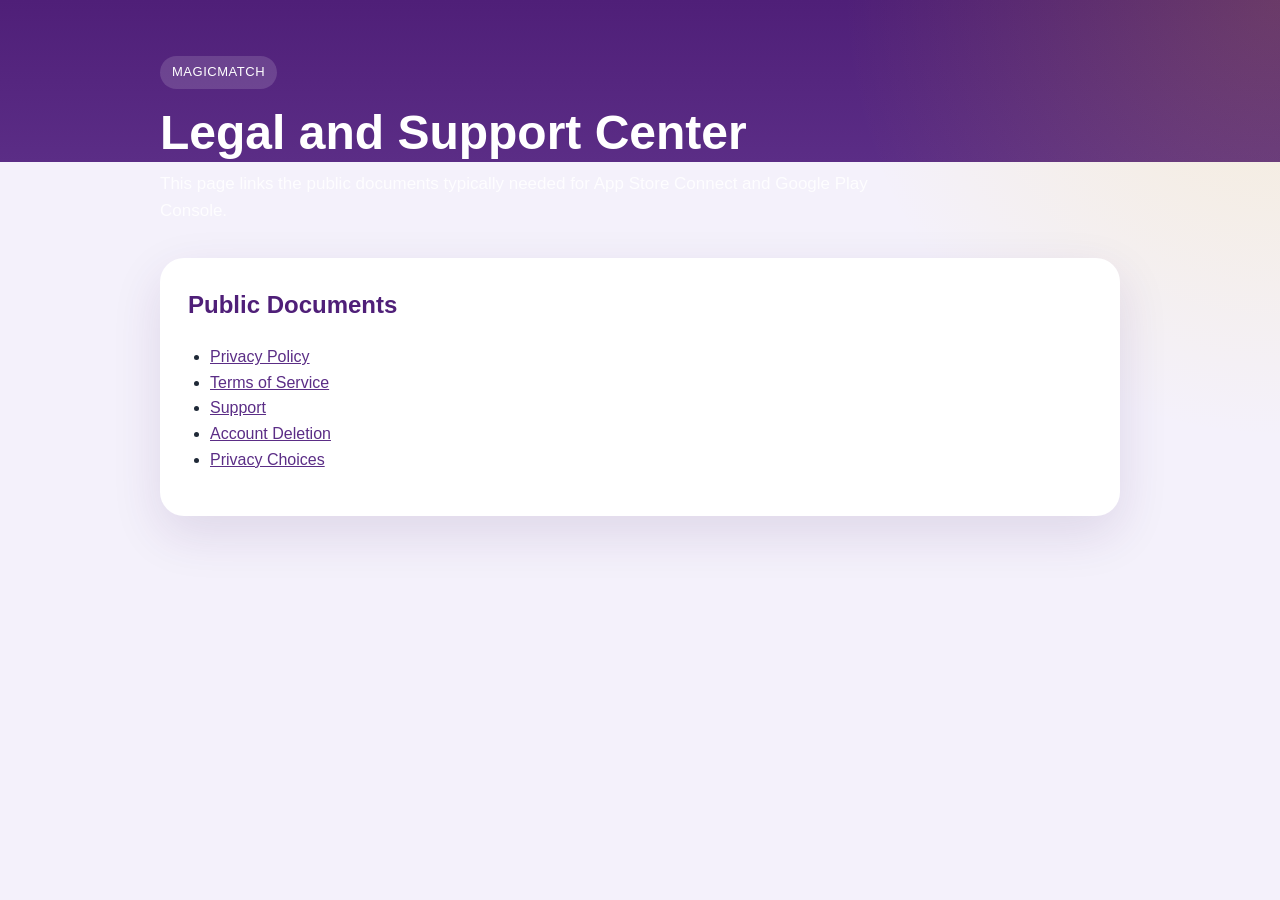
<file: index.html>
<!doctype html>
<html lang="en">
  <head>
    <meta charset="utf-8" />
    <meta name="viewport" content="width=device-width, initial-scale=1" />
    <title>MagicMatch Legal and Support</title>
    <link rel="stylesheet" href="./site.css" />
  </head>
  <body>
    <div class="shell">
      <header class="hero">
        <span class="badge">MagicMatch</span>
        <h1>Legal and Support Center</h1>
        <p>
          This page links the public documents typically needed for App Store Connect and Google Play Console.
        </p>
      </header>

      <main class="content">
        <section class="card">
          <h2>Public Documents</h2>
          <ul>
            <li><a href="./privacy-policy.html">Privacy Policy</a></li>
            <li><a href="./terms-of-service.html">Terms of Service</a></li>
            <li><a href="./support.html">Support</a></li>
            <li><a href="./account-deletion.html">Account Deletion</a></li>
            <li><a href="./privacy-choices.html">Privacy Choices</a></li>
          </ul>
        </section>
      </main>
    </div>
  </body>
</html>
</file>
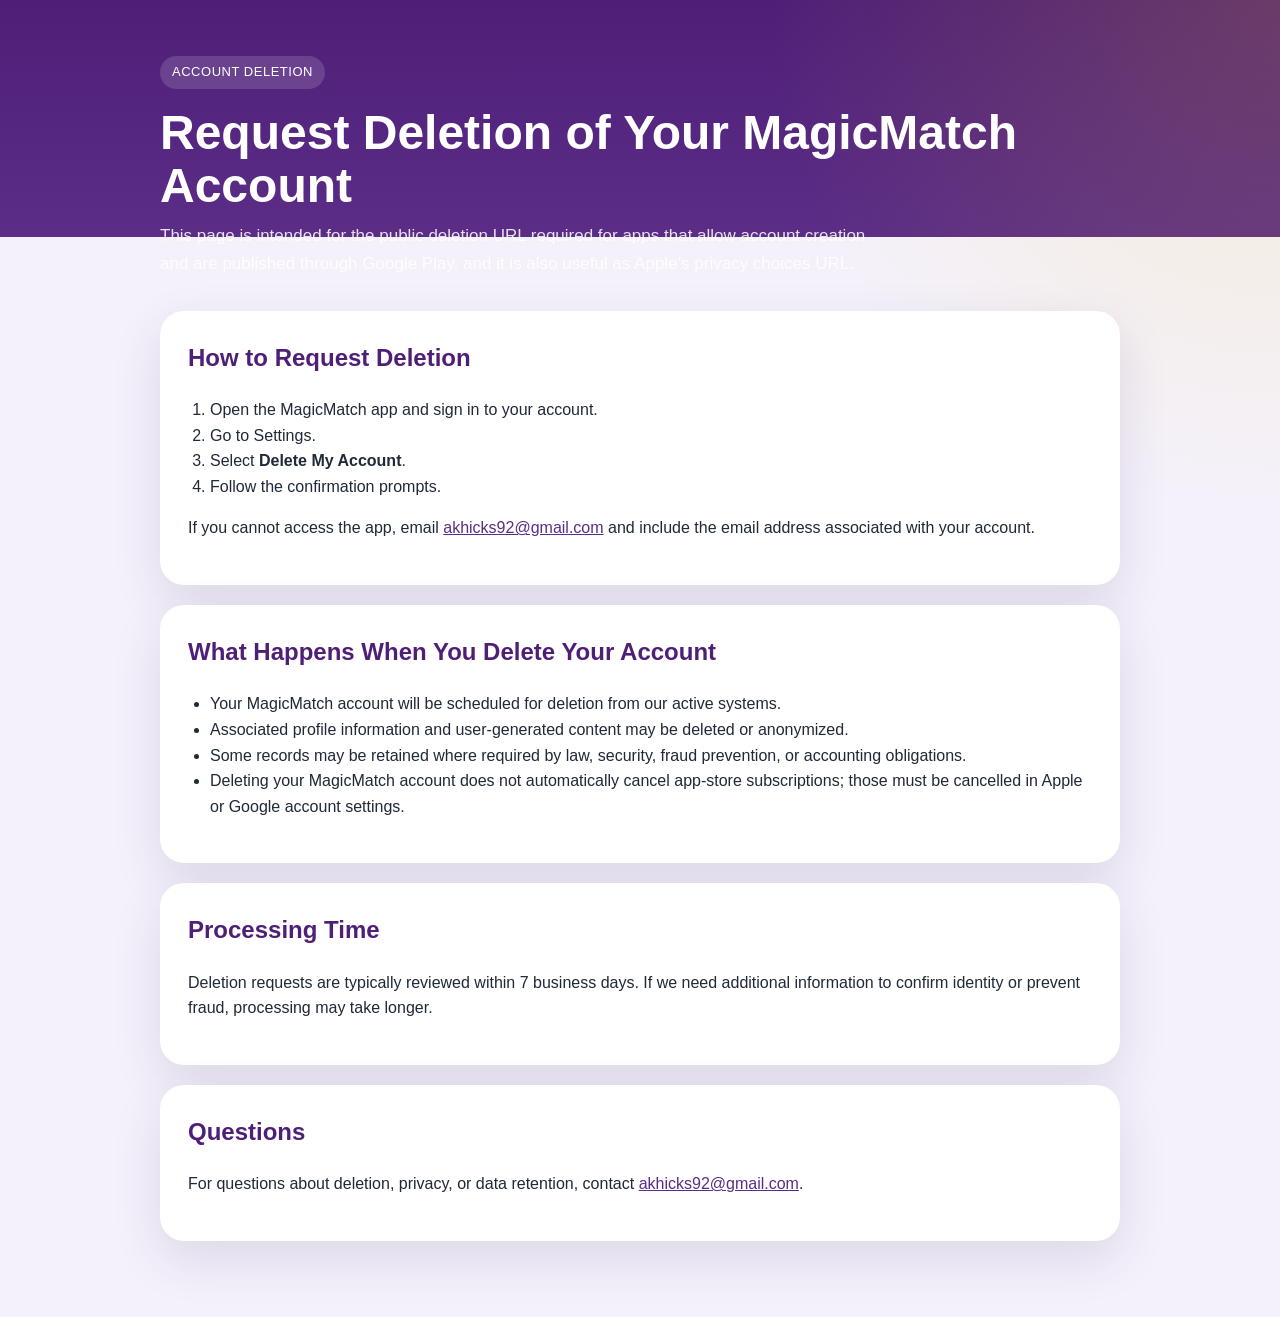
<file: account-deletion.html>
<!doctype html>
<html lang="en">
  <head>
    <meta charset="utf-8" />
    <meta name="viewport" content="width=device-width, initial-scale=1" />
    <title>MagicMatch Account Deletion</title>
    <link rel="stylesheet" href="./site.css" />
  </head>
  <body>
    <div class="shell">
      <header class="hero">
        <span class="badge">Account Deletion</span>
        <h1>Request Deletion of Your MagicMatch Account</h1>
        <p>
          This page is intended for the public deletion URL required for apps that allow account creation and are
          published through Google Play, and it is also useful as Apple’s privacy choices URL.
        </p>
      </header>

      <main class="content">
        <section class="card">
          <h2>How to Request Deletion</h2>
          <ol>
            <li>Open the MagicMatch app and sign in to your account.</li>
            <li>Go to Settings.</li>
            <li>Select <strong>Delete My Account</strong>.</li>
            <li>Follow the confirmation prompts.</li>
          </ol>
          <p>
            If you cannot access the app, email
            <a href="mailto:akhicks92@gmail.com?subject=MagicMatch%20Account%20Deletion%20Request">akhicks92@gmail.com</a>
            and include the email address associated with your account.
          </p>
        </section>

        <section class="card">
          <h2>What Happens When You Delete Your Account</h2>
          <ul>
            <li>Your MagicMatch account will be scheduled for deletion from our active systems.</li>
            <li>Associated profile information and user-generated content may be deleted or anonymized.</li>
            <li>Some records may be retained where required by law, security, fraud prevention, or accounting obligations.</li>
            <li>Deleting your MagicMatch account does not automatically cancel app-store subscriptions; those must be cancelled in Apple or Google account settings.</li>
          </ul>
        </section>

        <section class="card">
          <h2>Processing Time</h2>
          <p>
            Deletion requests are typically reviewed within 7 business days. If we need additional information to
            confirm identity or prevent fraud, processing may take longer.
          </p>
        </section>

        <section class="card">
          <h2>Questions</h2>
          <p>
            For questions about deletion, privacy, or data retention, contact
            <a href="mailto:akhicks92@gmail.com">akhicks92@gmail.com</a>.
          </p>
        </section>
      </main>
    </div>
  </body>
</html>
</file>
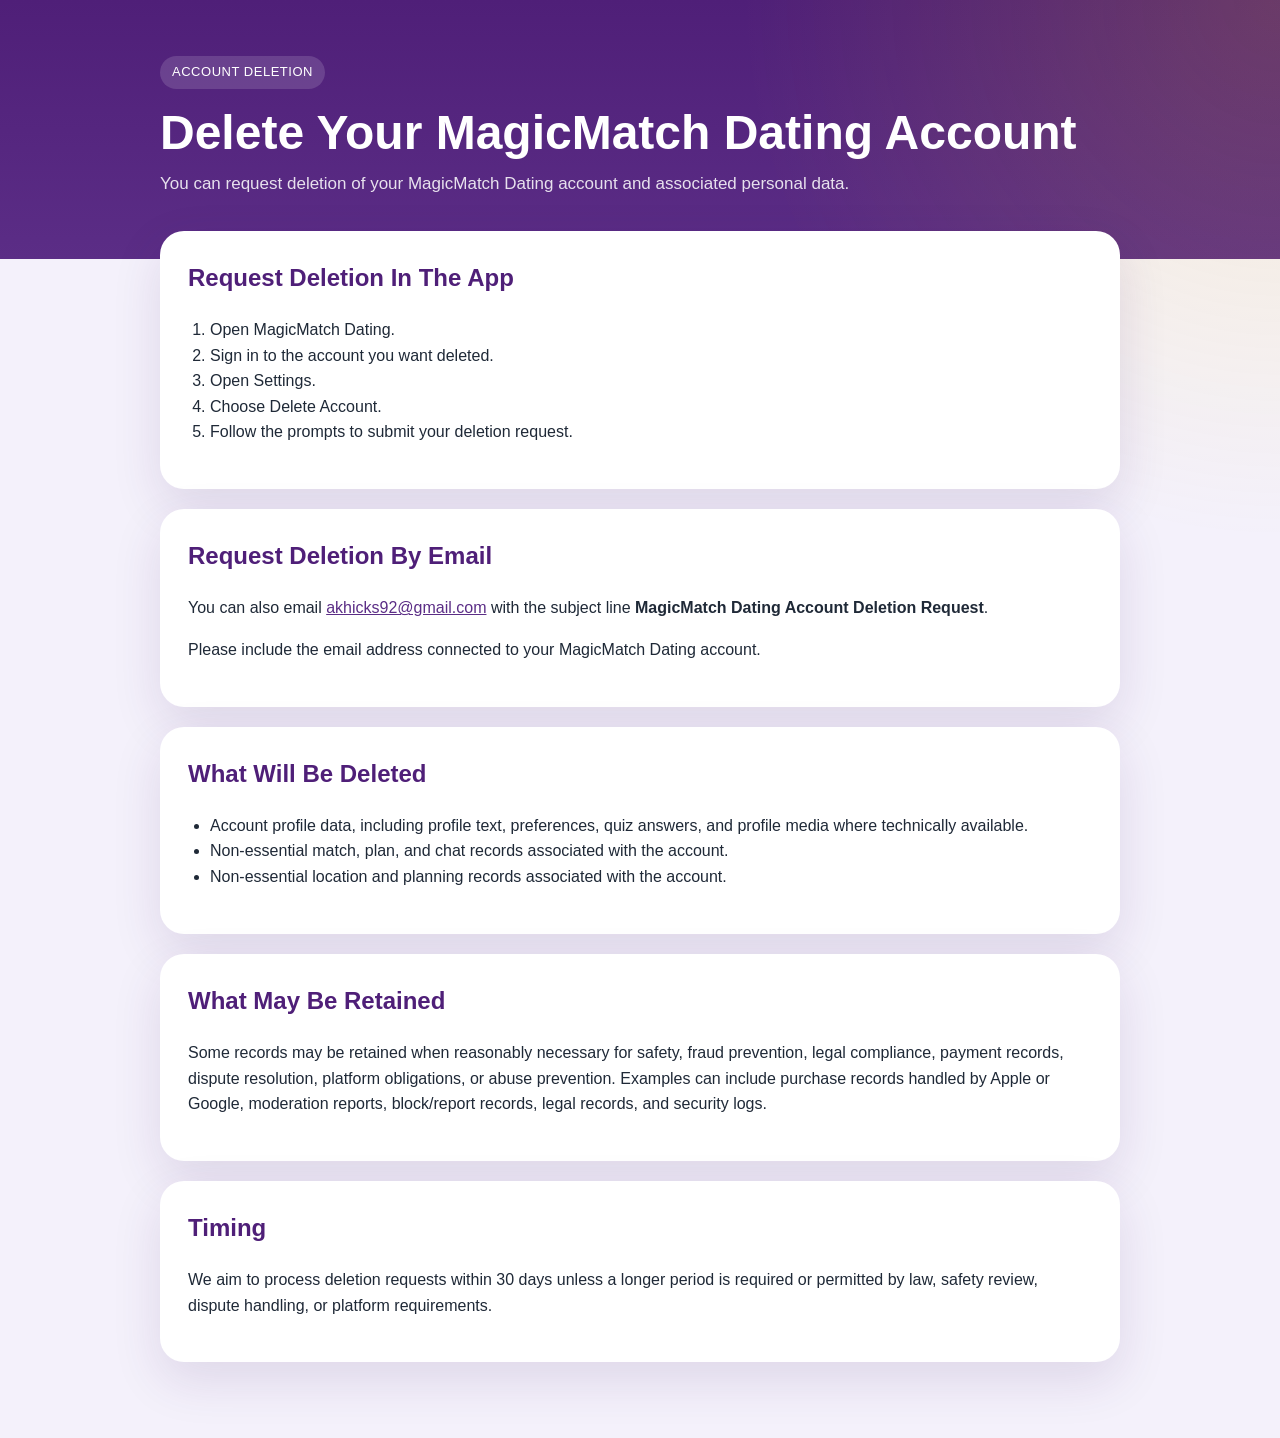
<file: delete-account.html>
<!doctype html>
<html lang="en">
  <head>
    <meta charset="utf-8" />
    <meta name="viewport" content="width=device-width, initial-scale=1" />
    <title>MagicMatch Dating Account Deletion</title>
    <link rel="stylesheet" href="./site.css" />
  </head>
  <body>
    <div class="shell">
      <header class="hero">
        <span class="badge">Account Deletion</span>
        <h1>Delete Your MagicMatch Dating Account</h1>
        <p>You can request deletion of your MagicMatch Dating account and associated personal data.</p>
      </header>

      <main class="content">
        <section class="card">
          <h2>Request Deletion In The App</h2>
          <ol>
            <li>Open MagicMatch Dating.</li>
            <li>Sign in to the account you want deleted.</li>
            <li>Open Settings.</li>
            <li>Choose Delete Account.</li>
            <li>Follow the prompts to submit your deletion request.</li>
          </ol>
        </section>

        <section class="card">
          <h2>Request Deletion By Email</h2>
          <p>
            You can also email <a href="mailto:akhicks92@gmail.com?subject=MagicMatch%20Dating%20Account%20Deletion%20Request">akhicks92@gmail.com</a>
            with the subject line <strong>MagicMatch Dating Account Deletion Request</strong>.
          </p>
          <p>Please include the email address connected to your MagicMatch Dating account.</p>
        </section>

        <section class="card">
          <h2>What Will Be Deleted</h2>
          <ul>
            <li>Account profile data, including profile text, preferences, quiz answers, and profile media where technically available.</li>
            <li>Non-essential match, plan, and chat records associated with the account.</li>
            <li>Non-essential location and planning records associated with the account.</li>
          </ul>
        </section>

        <section class="card">
          <h2>What May Be Retained</h2>
          <p>
            Some records may be retained when reasonably necessary for safety, fraud prevention, legal compliance,
            payment records, dispute resolution, platform obligations, or abuse prevention. Examples can include
            purchase records handled by Apple or Google, moderation reports, block/report records, legal records, and
            security logs.
          </p>
        </section>

        <section class="card">
          <h2>Timing</h2>
          <p>
            We aim to process deletion requests within 30 days unless a longer period is required or permitted by
            law, safety review, dispute handling, or platform requirements.
          </p>
        </section>
      </main>
    </div>
  </body>
</html>
</file>
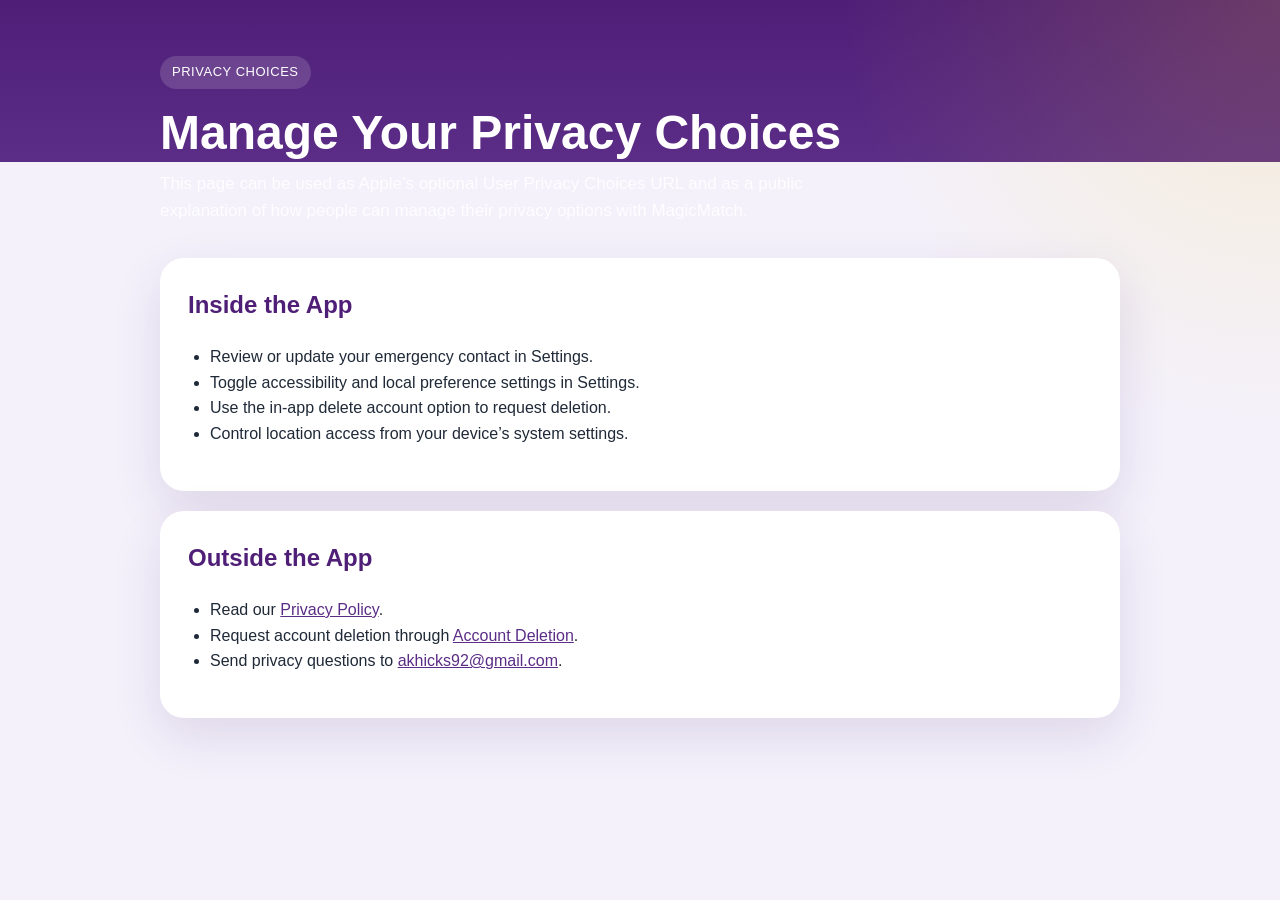
<file: privacy-choices.html>
<!doctype html>
<html lang="en">
  <head>
    <meta charset="utf-8" />
    <meta name="viewport" content="width=device-width, initial-scale=1" />
    <title>MagicMatch Privacy Choices</title>
    <link rel="stylesheet" href="./site.css" />
  </head>
  <body>
    <div class="shell">
      <header class="hero">
        <span class="badge">Privacy Choices</span>
        <h1>Manage Your Privacy Choices</h1>
        <p>
          This page can be used as Apple’s optional User Privacy Choices URL and as a public explanation of how
          people can manage their privacy options with MagicMatch.
        </p>
      </header>

      <main class="content">
        <section class="card">
          <h2>Inside the App</h2>
          <ul>
            <li>Review or update your emergency contact in Settings.</li>
            <li>Toggle accessibility and local preference settings in Settings.</li>
            <li>Use the in-app delete account option to request deletion.</li>
            <li>Control location access from your device’s system settings.</li>
          </ul>
        </section>

        <section class="card">
          <h2>Outside the App</h2>
          <ul>
            <li>Read our <a href="./privacy-policy.html">Privacy Policy</a>.</li>
            <li>Request account deletion through <a href="./account-deletion.html">Account Deletion</a>.</li>
            <li>Send privacy questions to <a href="mailto:akhicks92@gmail.com">akhicks92@gmail.com</a>.</li>
          </ul>
        </section>
      </main>
    </div>
  </body>
</html>
</file>
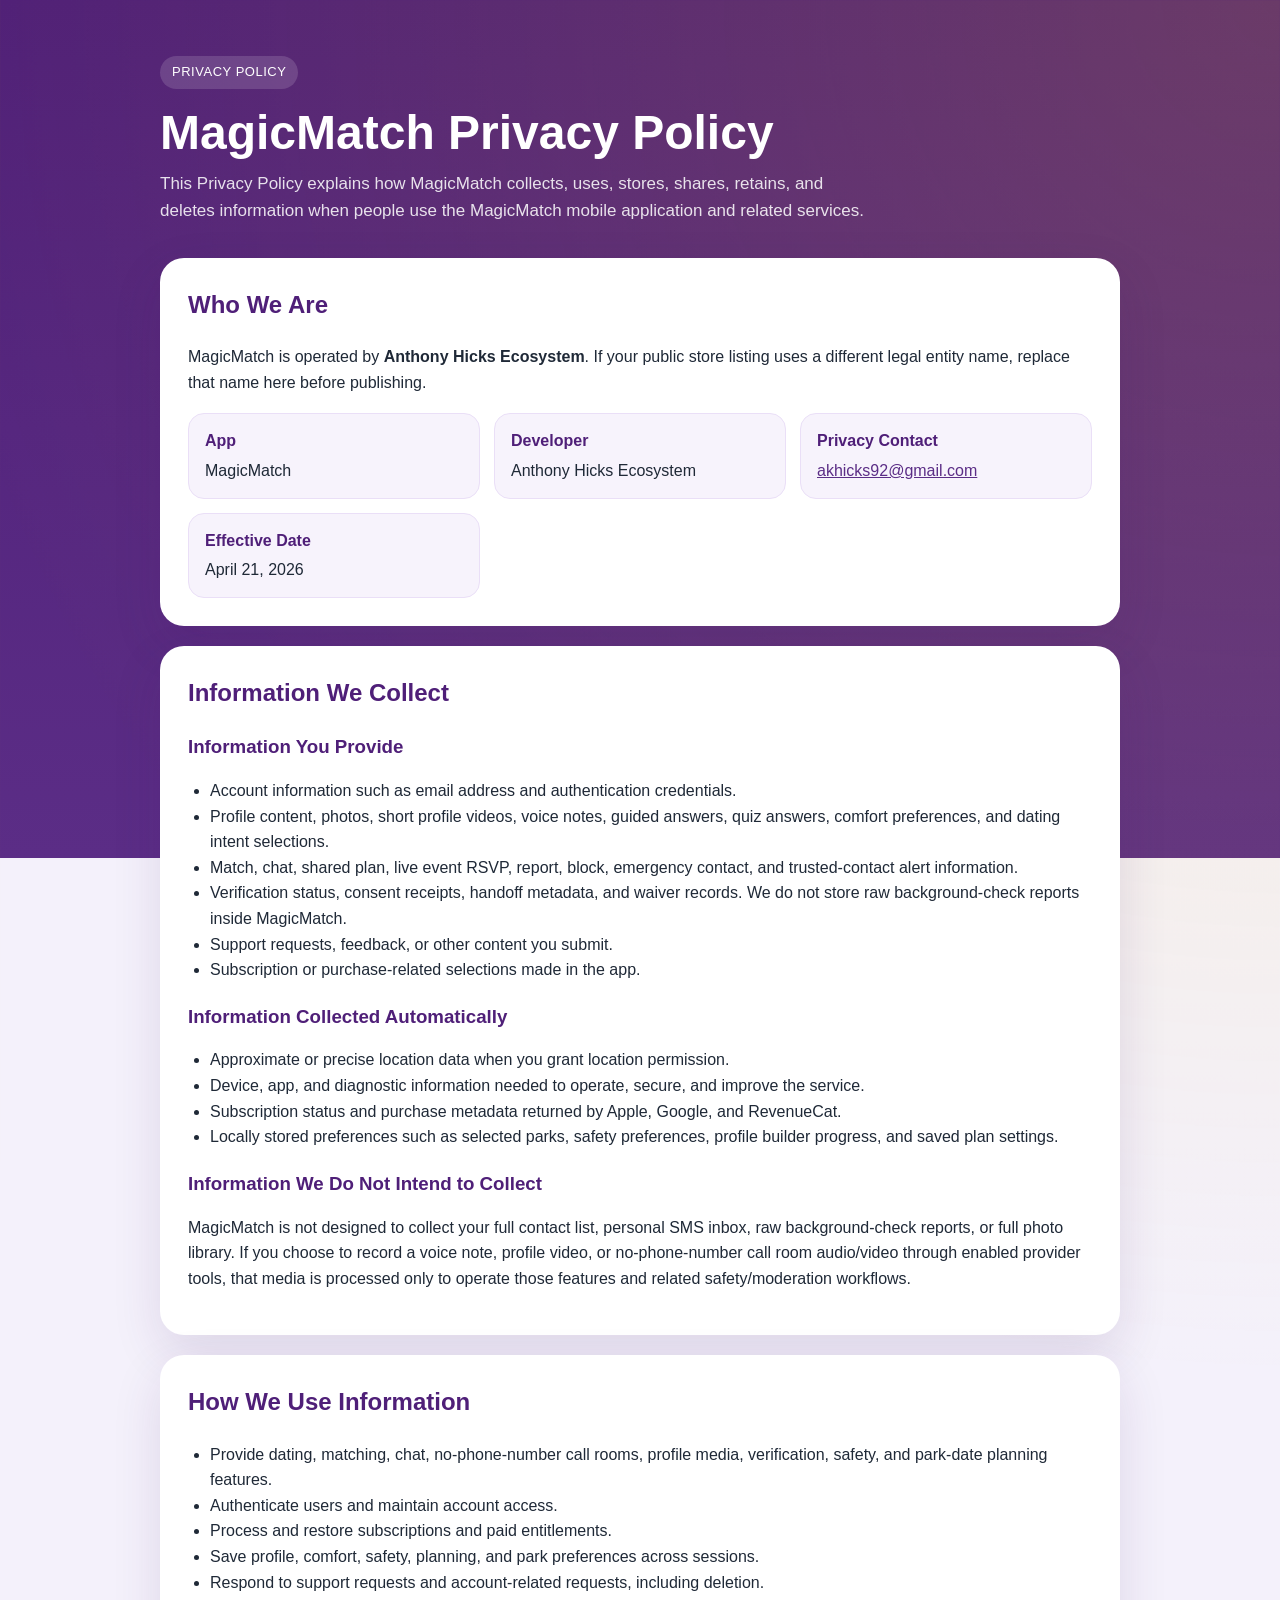
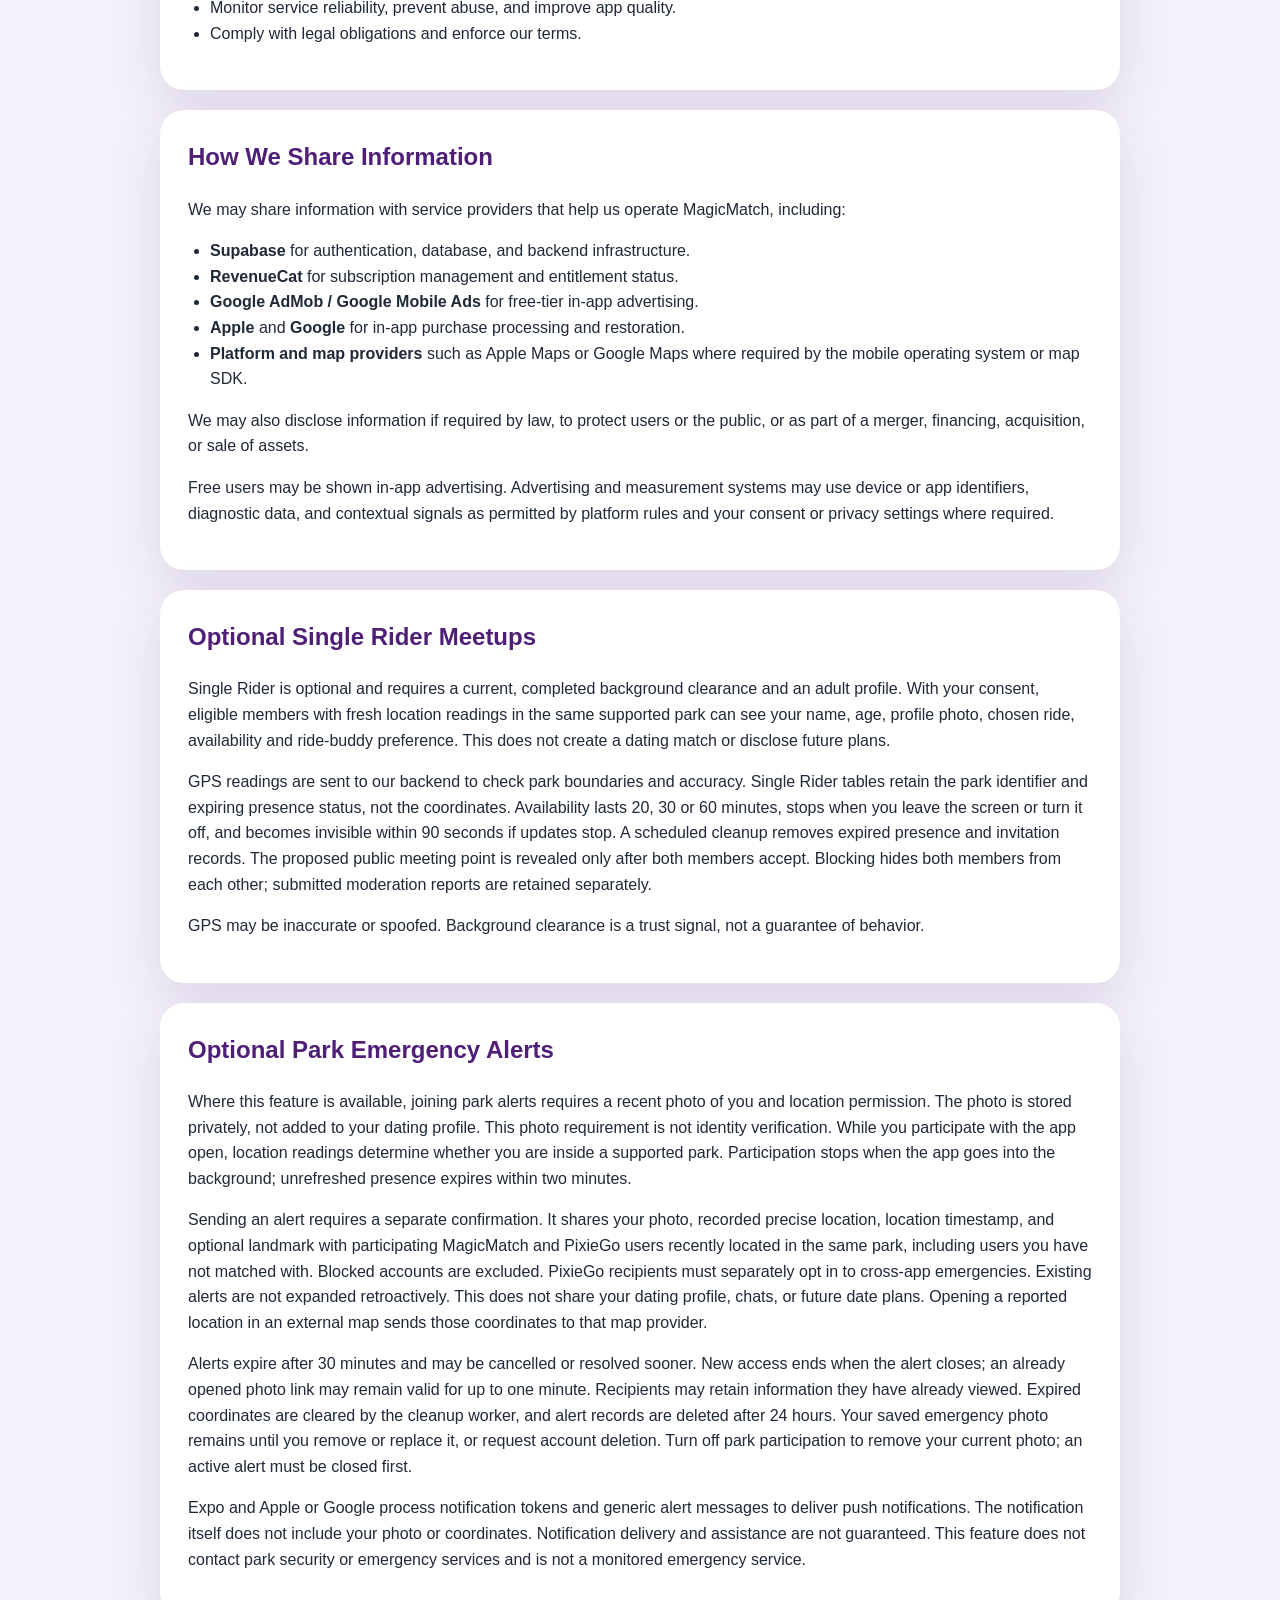
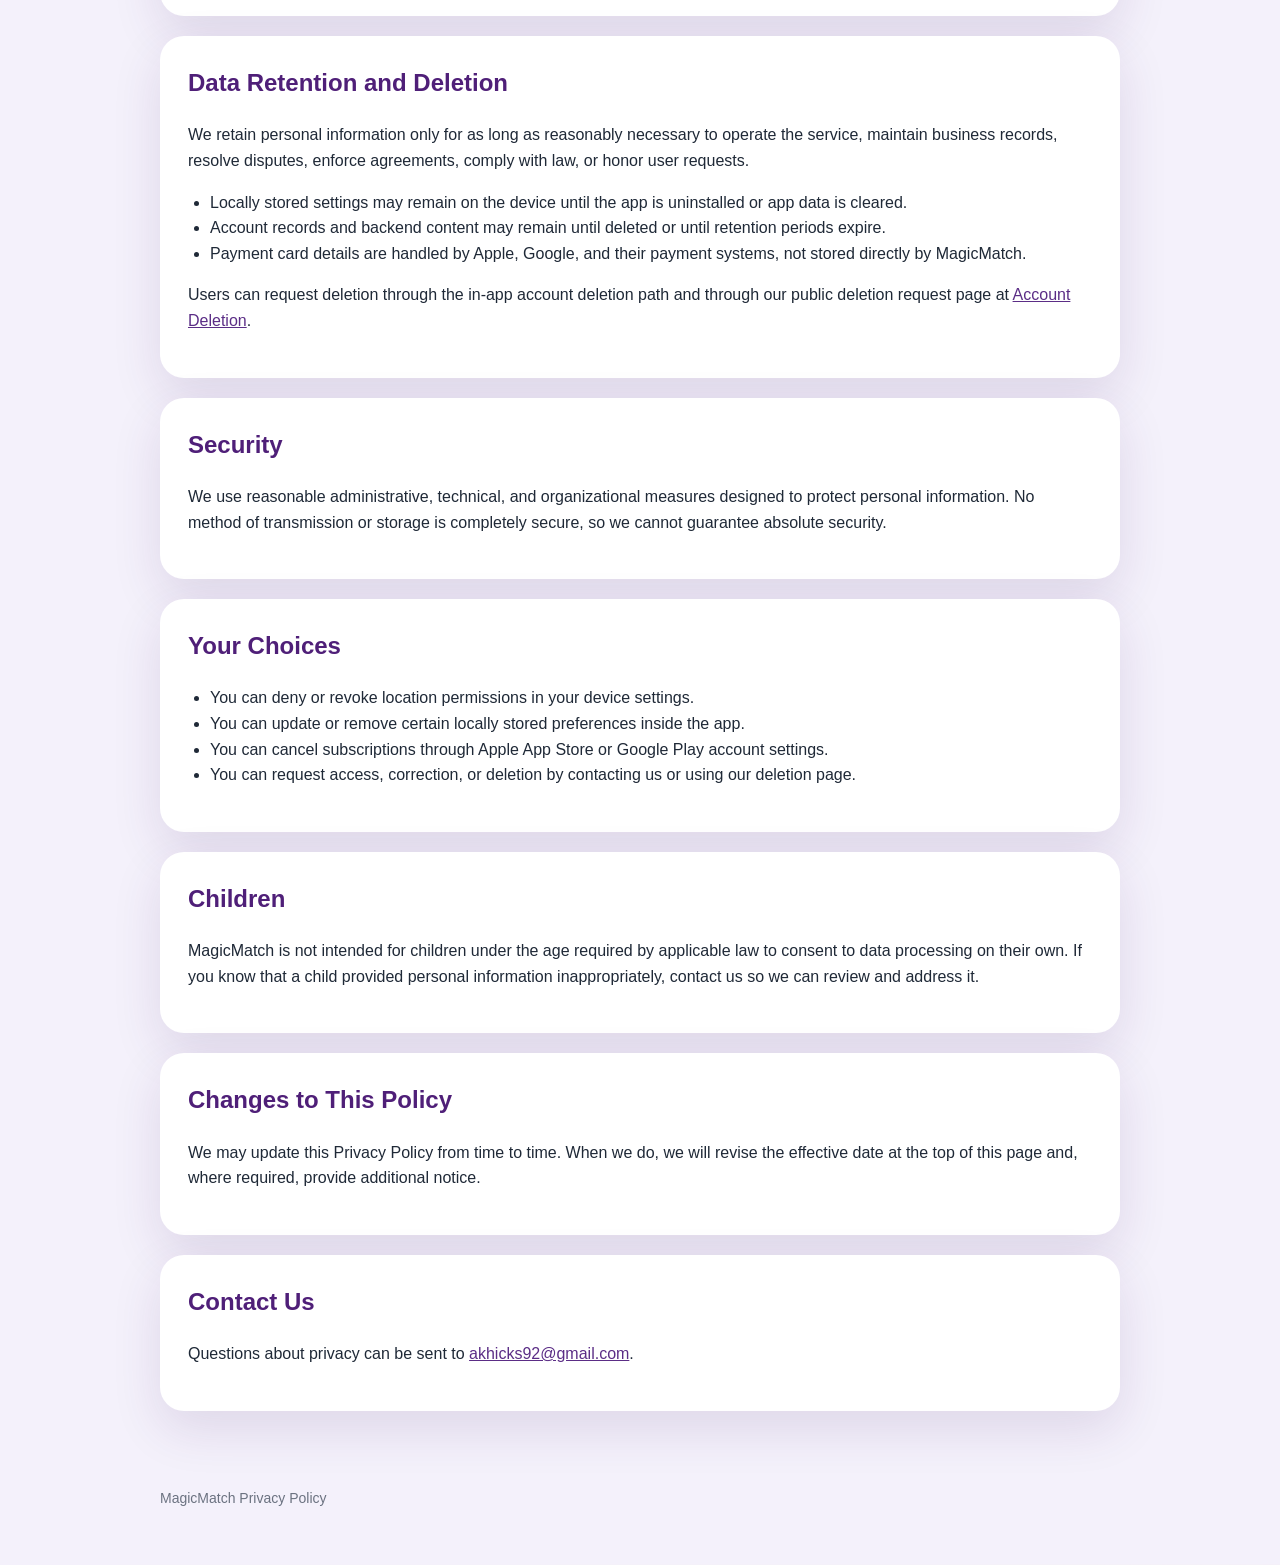
<file: privacy-policy.html>
<!doctype html>
<html lang="en">
  <head>
    <meta charset="utf-8" />
    <meta name="viewport" content="width=device-width, initial-scale=1" />
    <title>MagicMatch Privacy Policy</title>
    <link rel="stylesheet" href="./site.css" />
  </head>
  <body>
    <div class="shell">
      <header class="hero">
        <span class="badge">Privacy Policy</span>
        <h1>MagicMatch Privacy Policy</h1>
        <p>
          This Privacy Policy explains how MagicMatch collects, uses, stores, shares, retains, and deletes
          information when people use the MagicMatch mobile application and related services.
        </p>
      </header>

      <main class="content">
        <section class="card">
          <h2>Who We Are</h2>
          <p>
            MagicMatch is operated by <strong>Anthony Hicks Ecosystem</strong>. If your public store listing uses
            a different legal entity name, replace that name here before publishing.
          </p>
          <div class="meta">
            <div>
              <strong>App</strong>
              MagicMatch
            </div>
            <div>
              <strong>Developer</strong>
              Anthony Hicks Ecosystem
            </div>
            <div>
              <strong>Privacy Contact</strong>
              <a href="mailto:akhicks92@gmail.com">akhicks92@gmail.com</a>
            </div>
            <div>
              <strong>Effective Date</strong>
              April 21, 2026
            </div>
          </div>
        </section>

        <section class="card">
          <h2>Information We Collect</h2>
          <h3>Information You Provide</h3>
          <ul>
            <li>Account information such as email address and authentication credentials.</li>
            <li>Profile content, photos, short profile videos, voice notes, guided answers, quiz answers, comfort preferences, and dating intent selections.</li>
            <li>Match, chat, shared plan, live event RSVP, report, block, emergency contact, and trusted-contact alert information.</li>
            <li>Verification status, consent receipts, handoff metadata, and waiver records. We do not store raw background-check reports inside MagicMatch.</li>
            <li>Support requests, feedback, or other content you submit.</li>
            <li>Subscription or purchase-related selections made in the app.</li>
          </ul>
          <h3>Information Collected Automatically</h3>
          <ul>
            <li>Approximate or precise location data when you grant location permission.</li>
            <li>Device, app, and diagnostic information needed to operate, secure, and improve the service.</li>
            <li>Subscription status and purchase metadata returned by Apple, Google, and RevenueCat.</li>
            <li>Locally stored preferences such as selected parks, safety preferences, profile builder progress, and saved plan settings.</li>
          </ul>
          <h3>Information We Do Not Intend to Collect</h3>
          <p>
            MagicMatch is not designed to collect your full contact list, personal SMS inbox, raw background-check
            reports, or full photo library. If you choose to record a voice note, profile video, or no-phone-number
            call room audio/video through enabled provider tools, that media is processed only to operate those
            features and related safety/moderation workflows.
          </p>
        </section>

        <section class="card">
          <h2>How We Use Information</h2>
          <ul>
            <li>Provide dating, matching, chat, no-phone-number call rooms, profile media, verification, safety, and park-date planning features.</li>
            <li>Authenticate users and maintain account access.</li>
            <li>Process and restore subscriptions and paid entitlements.</li>
            <li>Save profile, comfort, safety, planning, and park preferences across sessions.</li>
            <li>Respond to support requests and account-related requests, including deletion.</li>
            <li>Monitor service reliability, prevent abuse, and improve app quality.</li>
            <li>Comply with legal obligations and enforce our terms.</li>
          </ul>
        </section>

        <section class="card">
          <h2>How We Share Information</h2>
          <p>We may share information with service providers that help us operate MagicMatch, including:</p>
          <ul>
            <li><strong>Supabase</strong> for authentication, database, and backend infrastructure.</li>
            <li><strong>RevenueCat</strong> for subscription management and entitlement status.</li>
            <li><strong>Google AdMob / Google Mobile Ads</strong> for free-tier in-app advertising.</li>
            <li><strong>Apple</strong> and <strong>Google</strong> for in-app purchase processing and restoration.</li>
            <li>
              <strong>Platform and map providers</strong> such as Apple Maps or Google Maps where required by the
              mobile operating system or map SDK.
            </li>
          </ul>
          <p>
            We may also disclose information if required by law, to protect users or the public, or as part of a
            merger, financing, acquisition, or sale of assets.
          </p>
          <p>
            Free users may be shown in-app advertising. Advertising and measurement systems may use device or app
            identifiers, diagnostic data, and contextual signals as permitted by platform rules and your consent or
            privacy settings where required.
          </p>
        </section>

        <section class="card">
          <h2>Optional Single Rider Meetups</h2>
          <p>
            Single Rider is optional and requires a current, completed background clearance and an adult
            profile. With your consent, eligible members with fresh location readings in the same supported
            park can see your name, age, profile photo, chosen ride, availability and ride-buddy preference.
            This does not create a dating match or disclose future plans.
          </p>
          <p>
            GPS readings are sent to our backend to check park boundaries and accuracy. Single Rider tables
            retain the park identifier and expiring presence status, not the coordinates. Availability lasts
            20, 30 or 60 minutes, stops when you leave the screen or turn it off, and becomes invisible within
            90 seconds if updates stop. A scheduled cleanup removes expired presence and invitation records.
            The proposed public meeting point is revealed only after both members accept. Blocking hides
            both members from each other; submitted moderation reports are retained separately.
          </p>
          <p>GPS may be inaccurate or spoofed. Background clearance is a trust signal, not a guarantee of behavior.</p>
        </section>

        <section class="card">
          <h2>Optional Park Emergency Alerts</h2>
          <p>
            Where this feature is available, joining park alerts requires a recent photo of you
            and location permission. The photo is stored privately, not added to your dating profile.
            This photo requirement is not identity verification. While you participate with the app
            open, location readings determine whether you are inside a supported park. Participation
            stops when the app goes into the background; unrefreshed presence expires within two minutes.
          </p>
          <p>
            Sending an alert requires a separate confirmation. It shares your photo, recorded precise
            location, location timestamp, and optional landmark with participating MagicMatch and PixieGo users
            recently located in the same park, including users you have not matched with. Blocked
            accounts are excluded. PixieGo recipients must separately opt in to cross-app emergencies.
            Existing alerts are not expanded retroactively. This does not share your dating profile,
            chats, or future date plans. Opening a reported
            location in an external map sends those coordinates to that map provider.
          </p>
          <p>
            Alerts expire after 30 minutes and may be cancelled or resolved sooner. New access ends
            when the alert closes; an already opened photo link may remain valid for up to one minute.
            Recipients may retain information they have already viewed. Expired coordinates are cleared
            by the cleanup worker, and alert records are deleted after 24 hours. Your saved emergency
            photo remains until you remove or replace it, or request account deletion. Turn off park
            participation to remove your current photo; an active alert must be closed first.
          </p>
          <p>
            Expo and Apple or Google process notification tokens and generic alert messages to deliver
            push notifications. The notification itself does not include your photo or coordinates.
            Notification delivery and assistance are not guaranteed. This feature does not contact
            park security or emergency services and is not a monitored emergency service.
          </p>
        </section>

        <section class="card">
          <h2>Data Retention and Deletion</h2>
          <p>
            We retain personal information only for as long as reasonably necessary to operate the service,
            maintain business records, resolve disputes, enforce agreements, comply with law, or honor user
            requests.
          </p>
          <ul>
            <li>Locally stored settings may remain on the device until the app is uninstalled or app data is cleared.</li>
            <li>Account records and backend content may remain until deleted or until retention periods expire.</li>
            <li>Payment card details are handled by Apple, Google, and their payment systems, not stored directly by MagicMatch.</li>
          </ul>
          <p>
            Users can request deletion through the in-app account deletion path and through our public deletion
            request page at <a href="./account-deletion.html">Account Deletion</a>.
          </p>
        </section>

        <section class="card">
          <h2>Security</h2>
          <p>
            We use reasonable administrative, technical, and organizational measures designed to protect personal
            information. No method of transmission or storage is completely secure, so we cannot guarantee absolute
            security.
          </p>
        </section>

        <section class="card">
          <h2>Your Choices</h2>
          <ul>
            <li>You can deny or revoke location permissions in your device settings.</li>
            <li>You can update or remove certain locally stored preferences inside the app.</li>
            <li>You can cancel subscriptions through Apple App Store or Google Play account settings.</li>
            <li>You can request access, correction, or deletion by contacting us or using our deletion page.</li>
          </ul>
        </section>

        <section class="card">
          <h2>Children</h2>
          <p>
            MagicMatch is not intended for children under the age required by applicable law to consent to data
            processing on their own. If you know that a child provided personal information inappropriately, contact
            us so we can review and address it.
          </p>
        </section>

        <section class="card">
          <h2>Changes to This Policy</h2>
          <p>
            We may update this Privacy Policy from time to time. When we do, we will revise the effective date at
            the top of this page and, where required, provide additional notice.
          </p>
        </section>

        <section class="card">
          <h2>Contact Us</h2>
          <p>
            Questions about privacy can be sent to
            <a href="mailto:akhicks92@gmail.com">akhicks92@gmail.com</a>.
          </p>
        </section>
      </main>

      <div class="footer">
        MagicMatch Privacy Policy
      </div>
    </div>
  </body>
</html>
</file>
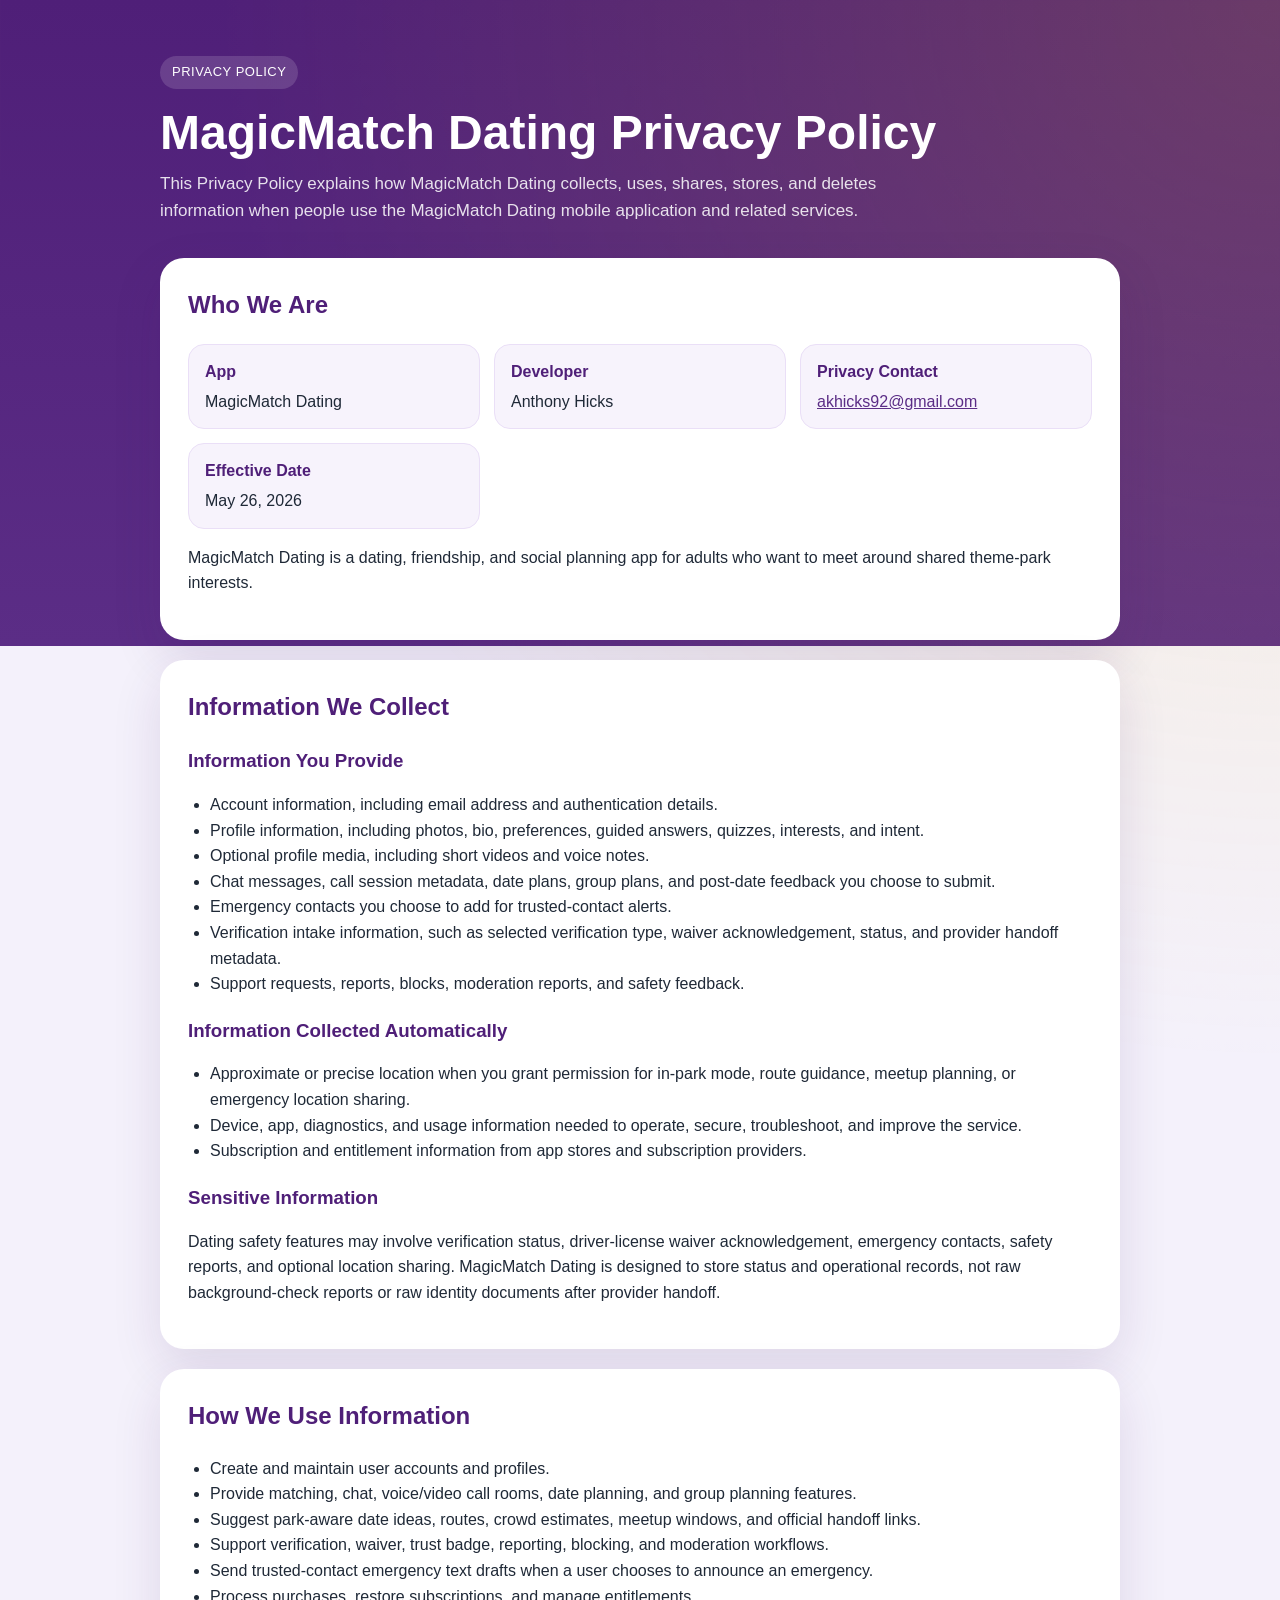
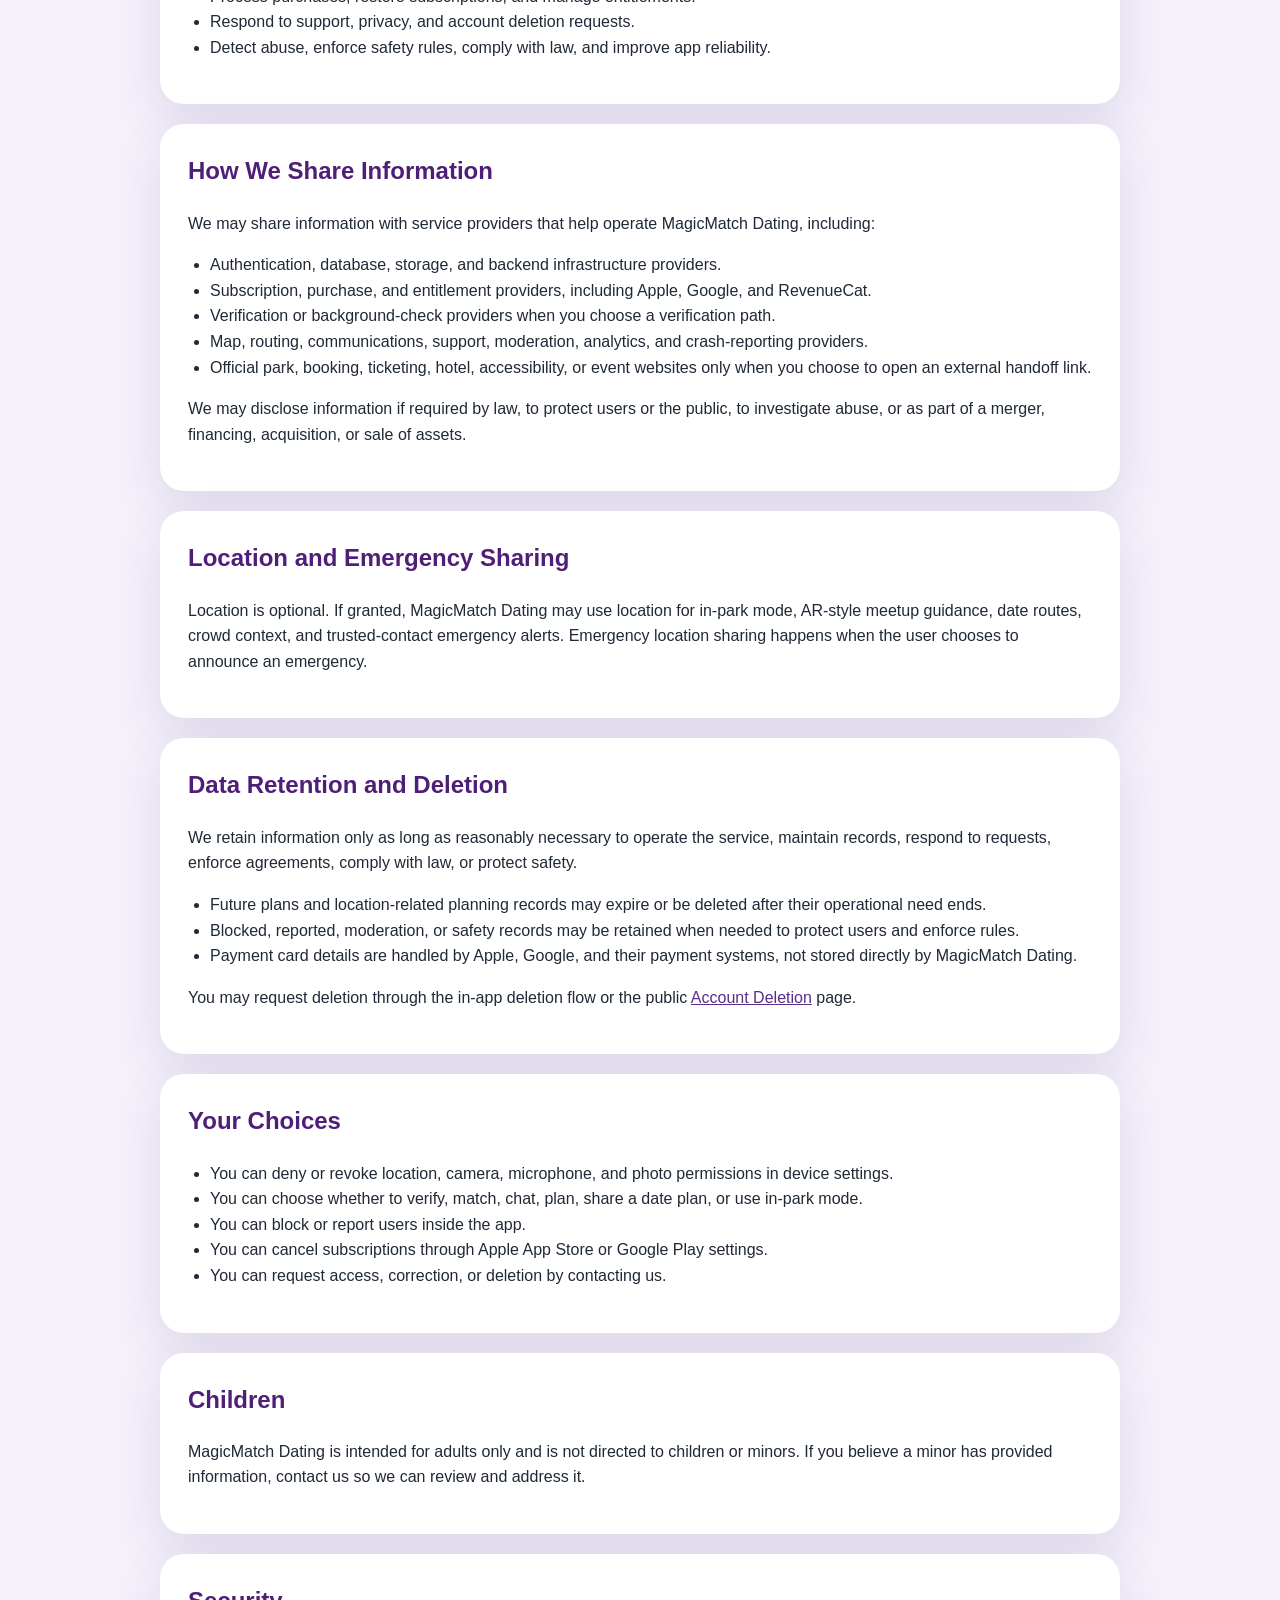
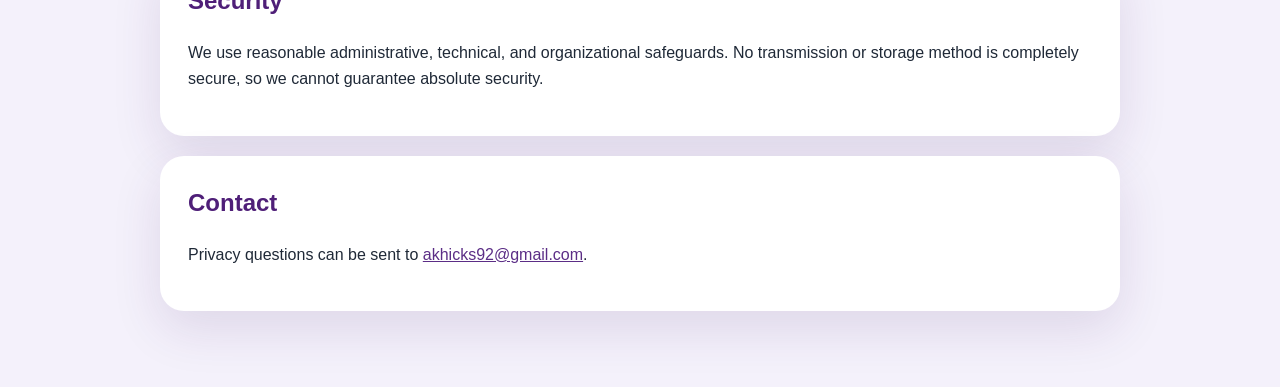
<file: privacy.html>
<!doctype html>
<html lang="en">
  <head>
    <meta charset="utf-8" />
    <meta name="viewport" content="width=device-width, initial-scale=1" />
    <title>MagicMatch Dating Privacy Policy</title>
    <link rel="stylesheet" href="./site.css" />
  </head>
  <body>
    <div class="shell">
      <header class="hero">
        <span class="badge">Privacy Policy</span>
        <h1>MagicMatch Dating Privacy Policy</h1>
        <p>
          This Privacy Policy explains how MagicMatch Dating collects, uses, shares, stores, and deletes information
          when people use the MagicMatch Dating mobile application and related services.
        </p>
      </header>

      <main class="content">
        <section class="card">
          <h2>Who We Are</h2>
          <div class="meta">
            <div><strong>App</strong>MagicMatch Dating</div>
            <div><strong>Developer</strong>Anthony Hicks</div>
            <div><strong>Privacy Contact</strong><a href="mailto:akhicks92@gmail.com">akhicks92@gmail.com</a></div>
            <div><strong>Effective Date</strong>May 26, 2026</div>
          </div>
          <p>
            MagicMatch Dating is a dating, friendship, and social planning app for adults who want to meet around
            shared theme-park interests.
          </p>
        </section>

        <section class="card">
          <h2>Information We Collect</h2>
          <h3>Information You Provide</h3>
          <ul>
            <li>Account information, including email address and authentication details.</li>
            <li>Profile information, including photos, bio, preferences, guided answers, quizzes, interests, and intent.</li>
            <li>Optional profile media, including short videos and voice notes.</li>
            <li>Chat messages, call session metadata, date plans, group plans, and post-date feedback you choose to submit.</li>
            <li>Emergency contacts you choose to add for trusted-contact alerts.</li>
            <li>Verification intake information, such as selected verification type, waiver acknowledgement, status, and provider handoff metadata.</li>
            <li>Support requests, reports, blocks, moderation reports, and safety feedback.</li>
          </ul>

          <h3>Information Collected Automatically</h3>
          <ul>
            <li>Approximate or precise location when you grant permission for in-park mode, route guidance, meetup planning, or emergency location sharing.</li>
            <li>Device, app, diagnostics, and usage information needed to operate, secure, troubleshoot, and improve the service.</li>
            <li>Subscription and entitlement information from app stores and subscription providers.</li>
          </ul>

          <h3>Sensitive Information</h3>
          <p>
            Dating safety features may involve verification status, driver-license waiver acknowledgement, emergency
            contacts, safety reports, and optional location sharing. MagicMatch Dating is designed to store status and
            operational records, not raw background-check reports or raw identity documents after provider handoff.
          </p>
        </section>

        <section class="card">
          <h2>How We Use Information</h2>
          <ul>
            <li>Create and maintain user accounts and profiles.</li>
            <li>Provide matching, chat, voice/video call rooms, date planning, and group planning features.</li>
            <li>Suggest park-aware date ideas, routes, crowd estimates, meetup windows, and official handoff links.</li>
            <li>Support verification, waiver, trust badge, reporting, blocking, and moderation workflows.</li>
            <li>Send trusted-contact emergency text drafts when a user chooses to announce an emergency.</li>
            <li>Process purchases, restore subscriptions, and manage entitlements.</li>
            <li>Respond to support, privacy, and account deletion requests.</li>
            <li>Detect abuse, enforce safety rules, comply with law, and improve app reliability.</li>
          </ul>
        </section>

        <section class="card">
          <h2>How We Share Information</h2>
          <p>We may share information with service providers that help operate MagicMatch Dating, including:</p>
          <ul>
            <li>Authentication, database, storage, and backend infrastructure providers.</li>
            <li>Subscription, purchase, and entitlement providers, including Apple, Google, and RevenueCat.</li>
            <li>Verification or background-check providers when you choose a verification path.</li>
            <li>Map, routing, communications, support, moderation, analytics, and crash-reporting providers.</li>
            <li>Official park, booking, ticketing, hotel, accessibility, or event websites only when you choose to open an external handoff link.</li>
          </ul>
          <p>
            We may disclose information if required by law, to protect users or the public, to investigate abuse, or
            as part of a merger, financing, acquisition, or sale of assets.
          </p>
        </section>

        <section class="card">
          <h2>Location and Emergency Sharing</h2>
          <p>
            Location is optional. If granted, MagicMatch Dating may use location for in-park mode, AR-style meetup
            guidance, date routes, crowd context, and trusted-contact emergency alerts. Emergency location sharing
            happens when the user chooses to announce an emergency.
          </p>
        </section>

        <section class="card">
          <h2>Data Retention and Deletion</h2>
          <p>
            We retain information only as long as reasonably necessary to operate the service, maintain records,
            respond to requests, enforce agreements, comply with law, or protect safety.
          </p>
          <ul>
            <li>Future plans and location-related planning records may expire or be deleted after their operational need ends.</li>
            <li>Blocked, reported, moderation, or safety records may be retained when needed to protect users and enforce rules.</li>
            <li>Payment card details are handled by Apple, Google, and their payment systems, not stored directly by MagicMatch Dating.</li>
          </ul>
          <p>
            You may request deletion through the in-app deletion flow or the public
            <a href="./delete-account.html">Account Deletion</a> page.
          </p>
        </section>

        <section class="card">
          <h2>Your Choices</h2>
          <ul>
            <li>You can deny or revoke location, camera, microphone, and photo permissions in device settings.</li>
            <li>You can choose whether to verify, match, chat, plan, share a date plan, or use in-park mode.</li>
            <li>You can block or report users inside the app.</li>
            <li>You can cancel subscriptions through Apple App Store or Google Play settings.</li>
            <li>You can request access, correction, or deletion by contacting us.</li>
          </ul>
        </section>

        <section class="card">
          <h2>Children</h2>
          <p>
            MagicMatch Dating is intended for adults only and is not directed to children or minors. If you believe a
            minor has provided information, contact us so we can review and address it.
          </p>
        </section>

        <section class="card">
          <h2>Security</h2>
          <p>
            We use reasonable administrative, technical, and organizational safeguards. No transmission or storage
            method is completely secure, so we cannot guarantee absolute security.
          </p>
        </section>

        <section class="card">
          <h2>Contact</h2>
          <p>Privacy questions can be sent to <a href="mailto:akhicks92@gmail.com">akhicks92@gmail.com</a>.</p>
        </section>
      </main>
    </div>
  </body>
</html>
</file>
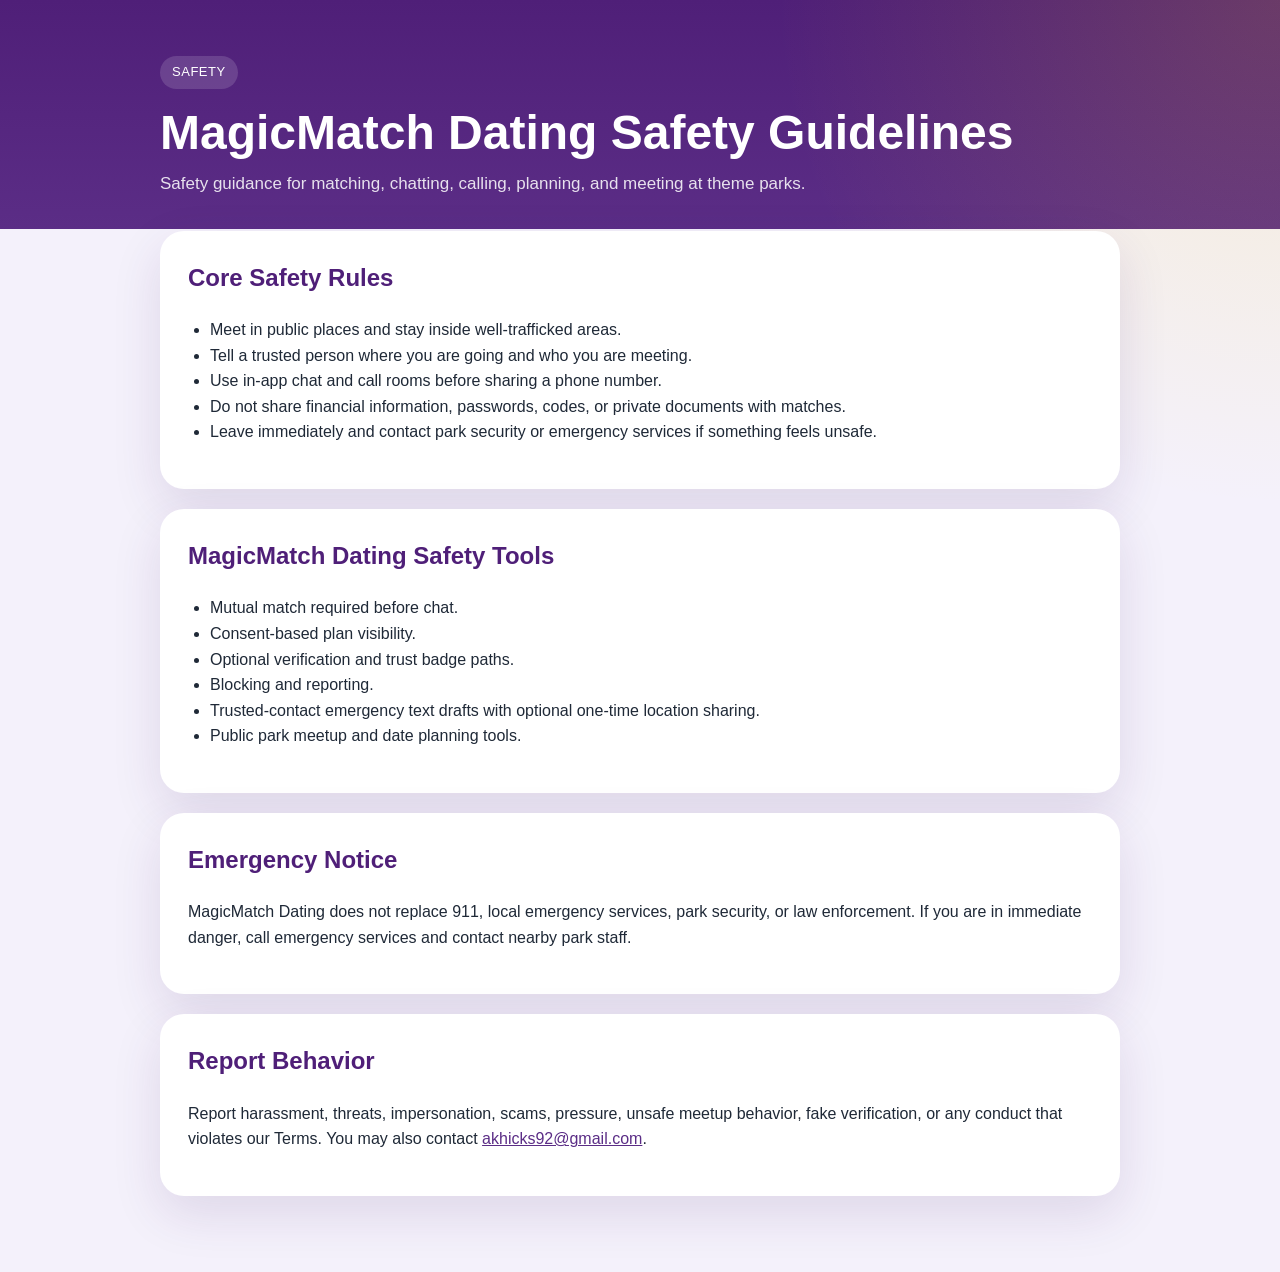
<file: safety.html>
<!doctype html>
<html lang="en">
  <head>
    <meta charset="utf-8" />
    <meta name="viewport" content="width=device-width, initial-scale=1" />
    <title>MagicMatch Dating Safety Guidelines</title>
    <link rel="stylesheet" href="./site.css" />
  </head>
  <body>
    <div class="shell">
      <header class="hero">
        <span class="badge">Safety</span>
        <h1>MagicMatch Dating Safety Guidelines</h1>
        <p>Safety guidance for matching, chatting, calling, planning, and meeting at theme parks.</p>
      </header>

      <main class="content">
        <section class="card">
          <h2>Core Safety Rules</h2>
          <ul>
            <li>Meet in public places and stay inside well-trafficked areas.</li>
            <li>Tell a trusted person where you are going and who you are meeting.</li>
            <li>Use in-app chat and call rooms before sharing a phone number.</li>
            <li>Do not share financial information, passwords, codes, or private documents with matches.</li>
            <li>Leave immediately and contact park security or emergency services if something feels unsafe.</li>
          </ul>
        </section>

        <section class="card">
          <h2>MagicMatch Dating Safety Tools</h2>
          <ul>
            <li>Mutual match required before chat.</li>
            <li>Consent-based plan visibility.</li>
            <li>Optional verification and trust badge paths.</li>
            <li>Blocking and reporting.</li>
            <li>Trusted-contact emergency text drafts with optional one-time location sharing.</li>
            <li>Public park meetup and date planning tools.</li>
          </ul>
        </section>

        <section class="card">
          <h2>Emergency Notice</h2>
          <p class="notice warning">
            MagicMatch Dating does not replace 911, local emergency services, park security, or law enforcement. If
            you are in immediate danger, call emergency services and contact nearby park staff.
          </p>
        </section>

        <section class="card">
          <h2>Report Behavior</h2>
          <p>
            Report harassment, threats, impersonation, scams, pressure, unsafe meetup behavior, fake verification,
            or any conduct that violates our Terms. You may also contact
            <a href="mailto:akhicks92@gmail.com">akhicks92@gmail.com</a>.
          </p>
        </section>
      </main>
    </div>
  </body>
</html>
</file>
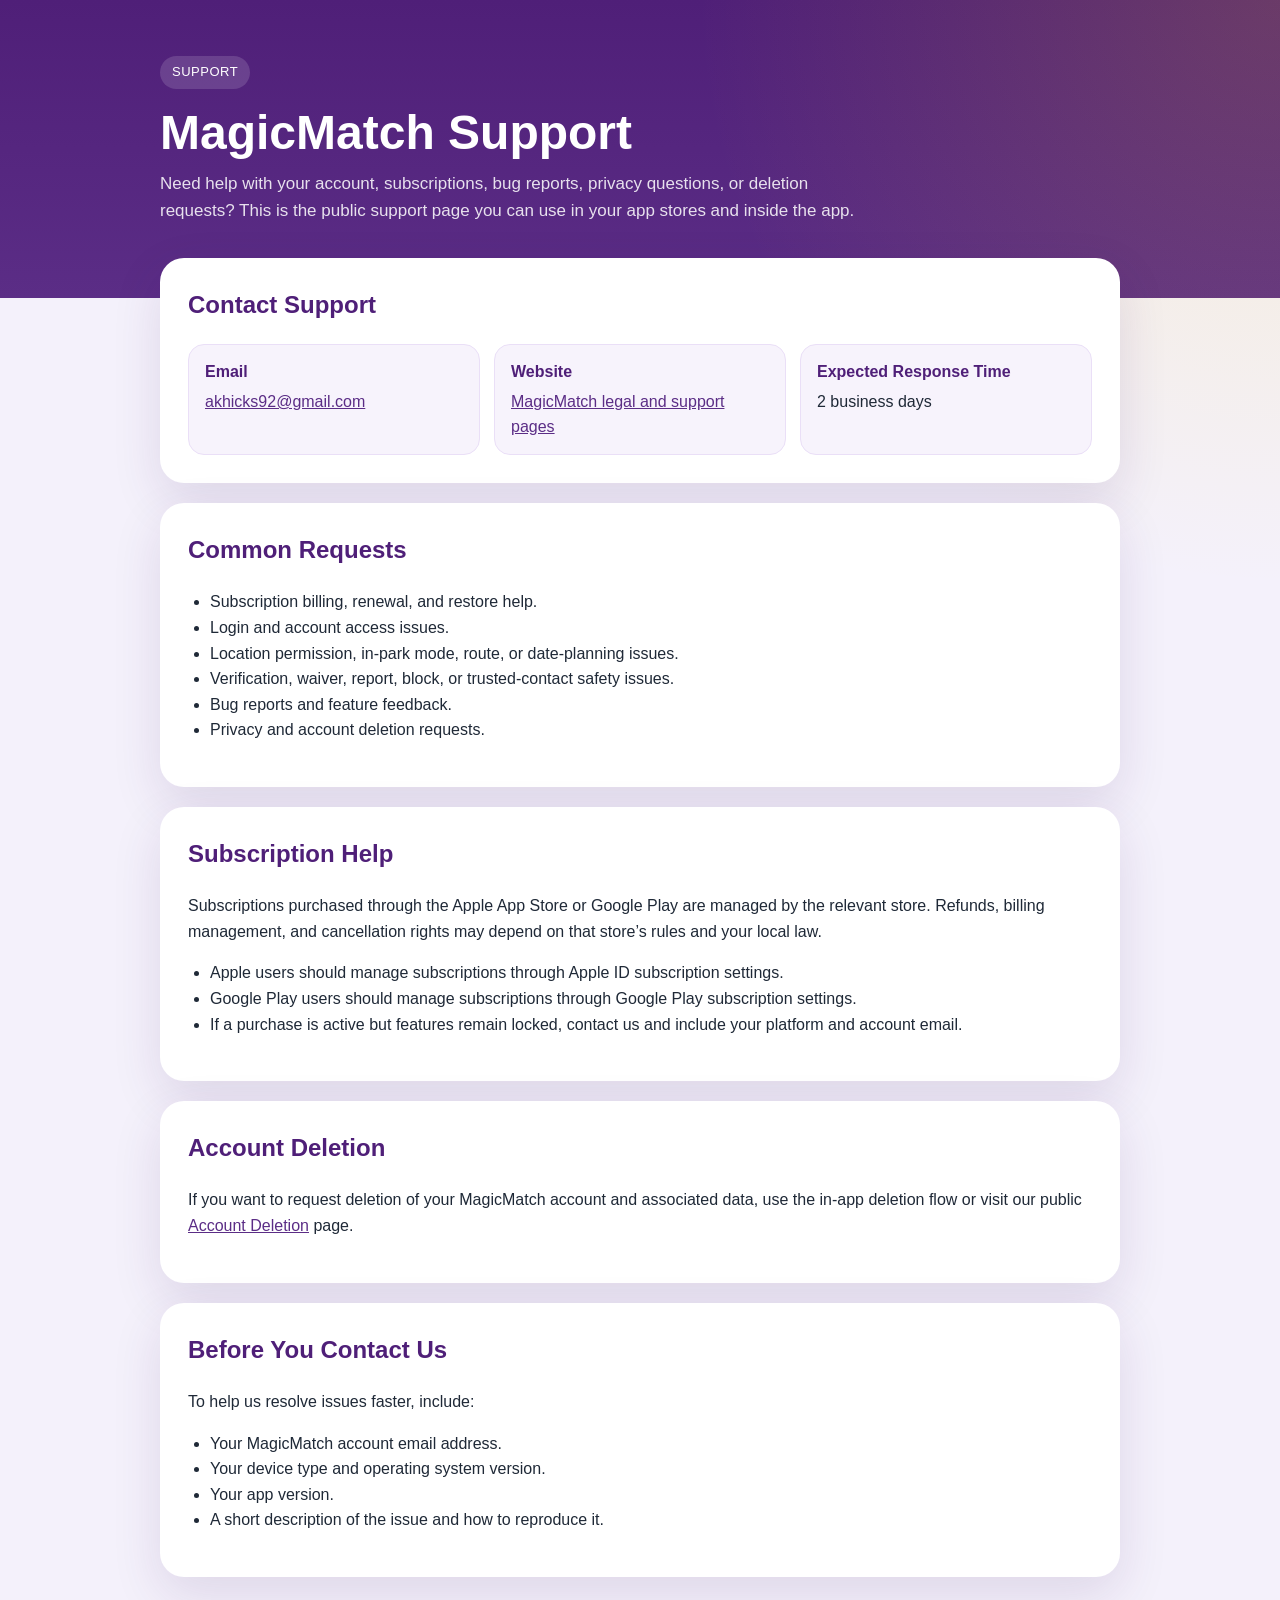
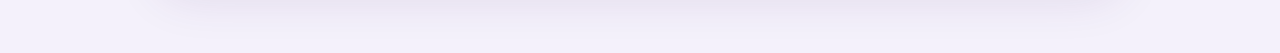
<file: support.html>
<!doctype html>
<html lang="en">
  <head>
    <meta charset="utf-8" />
    <meta name="viewport" content="width=device-width, initial-scale=1" />
    <title>MagicMatch Support</title>
    <link rel="stylesheet" href="./site.css" />
  </head>
  <body>
    <div class="shell">
      <header class="hero">
        <span class="badge">Support</span>
        <h1>MagicMatch Support</h1>
        <p>
          Need help with your account, subscriptions, bug reports, privacy questions, or deletion requests? This is
          the public support page you can use in your app stores and inside the app.
        </p>
      </header>

      <main class="content">
        <section class="card">
          <h2>Contact Support</h2>
          <div class="meta">
            <div>
              <strong>Email</strong>
              <a href="mailto:akhicks92@gmail.com">akhicks92@gmail.com</a>
            </div>
            <div>
              <strong>Website</strong>
              <a href="./index.html">MagicMatch legal and support pages</a>
            </div>
            <div>
              <strong>Expected Response Time</strong>
              2 business days
            </div>
          </div>
        </section>

        <section class="card">
          <h2>Common Requests</h2>
          <ul>
            <li>Subscription billing, renewal, and restore help.</li>
            <li>Login and account access issues.</li>
            <li>Location permission, in-park mode, route, or date-planning issues.</li>
            <li>Verification, waiver, report, block, or trusted-contact safety issues.</li>
            <li>Bug reports and feature feedback.</li>
            <li>Privacy and account deletion requests.</li>
          </ul>
        </section>

        <section class="card">
          <h2>Subscription Help</h2>
          <p>
            Subscriptions purchased through the Apple App Store or Google Play are managed by the relevant store.
            Refunds, billing management, and cancellation rights may depend on that store’s rules and your local law.
          </p>
          <ul>
            <li>Apple users should manage subscriptions through Apple ID subscription settings.</li>
            <li>Google Play users should manage subscriptions through Google Play subscription settings.</li>
            <li>If a purchase is active but features remain locked, contact us and include your platform and account email.</li>
          </ul>
        </section>

        <section class="card">
          <h2>Account Deletion</h2>
          <p>
            If you want to request deletion of your MagicMatch account and associated data, use the in-app deletion flow
            or visit our public <a href="./account-deletion.html">Account Deletion</a> page.
          </p>
        </section>

        <section class="card">
          <h2>Before You Contact Us</h2>
          <p>To help us resolve issues faster, include:</p>
          <ul>
            <li>Your MagicMatch account email address.</li>
            <li>Your device type and operating system version.</li>
            <li>Your app version.</li>
            <li>A short description of the issue and how to reproduce it.</li>
          </ul>
        </section>
      </main>
    </div>
  </body>
</html>
</file>
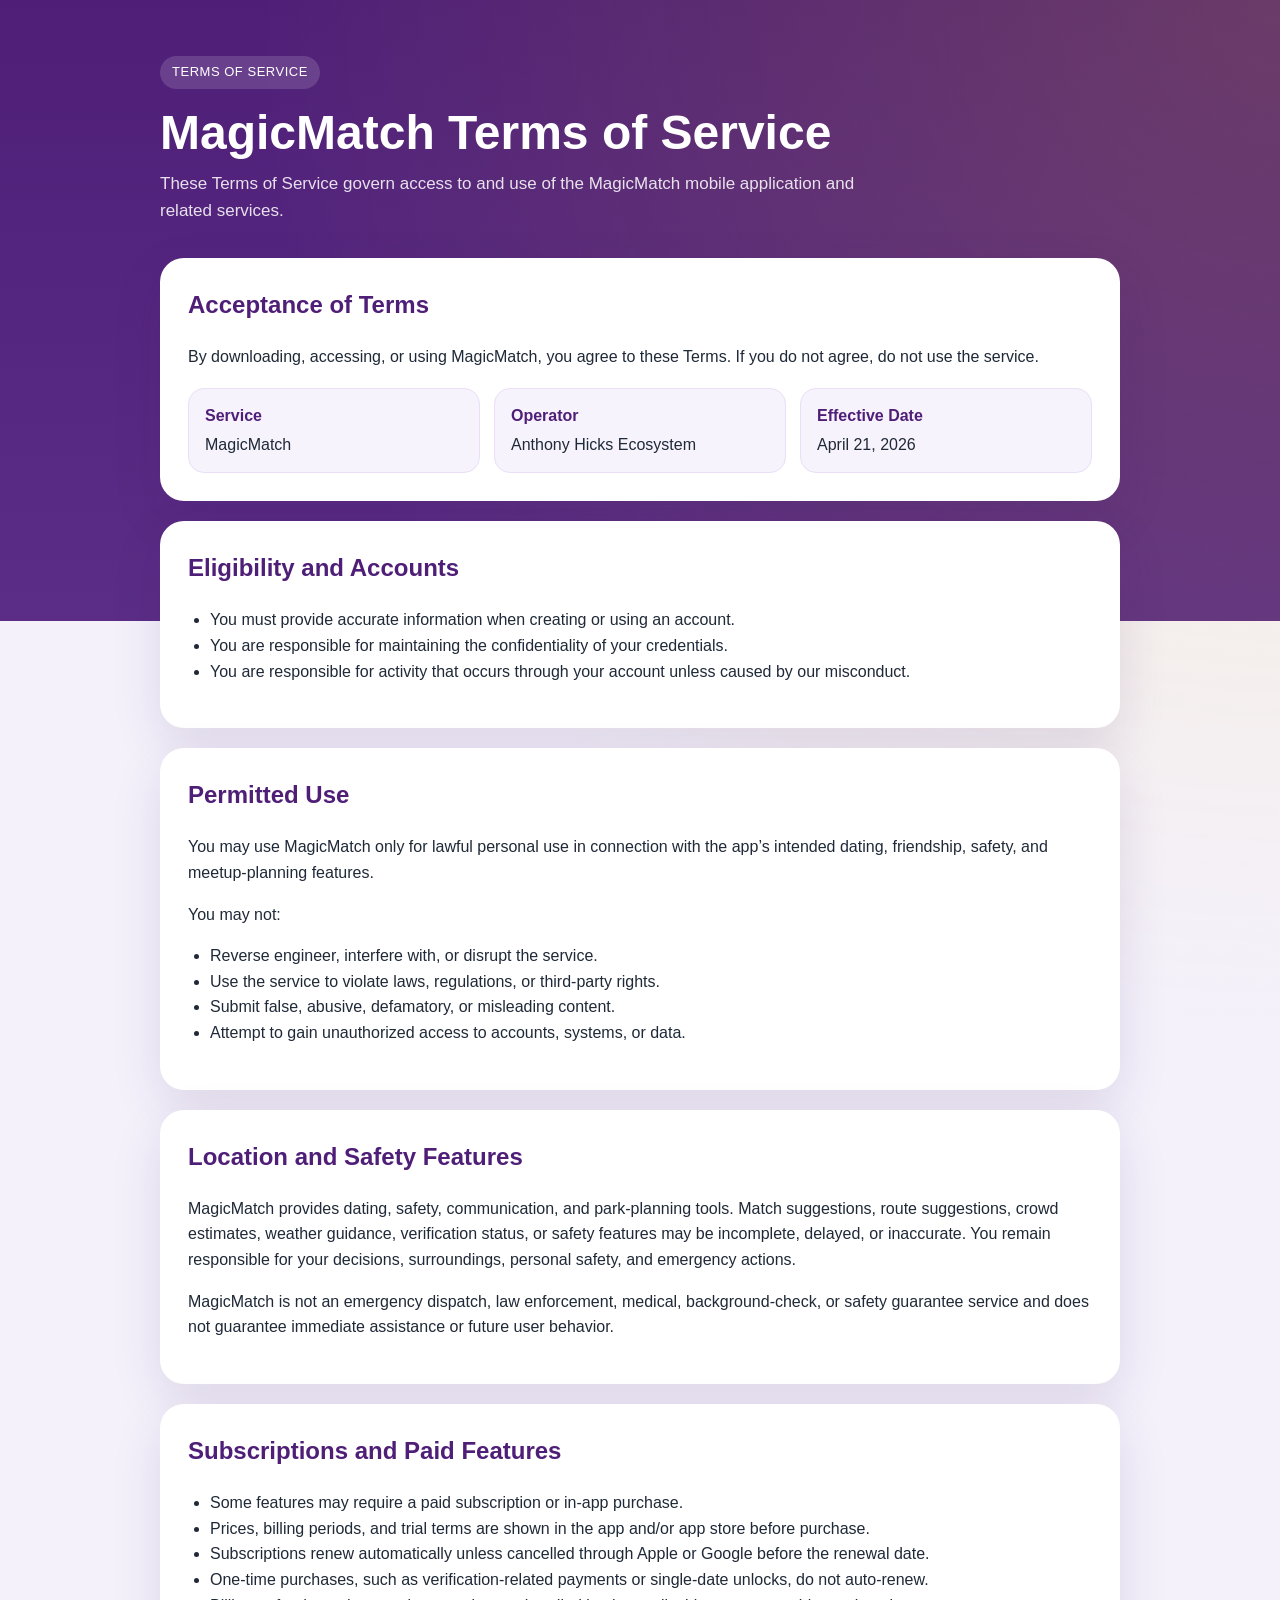
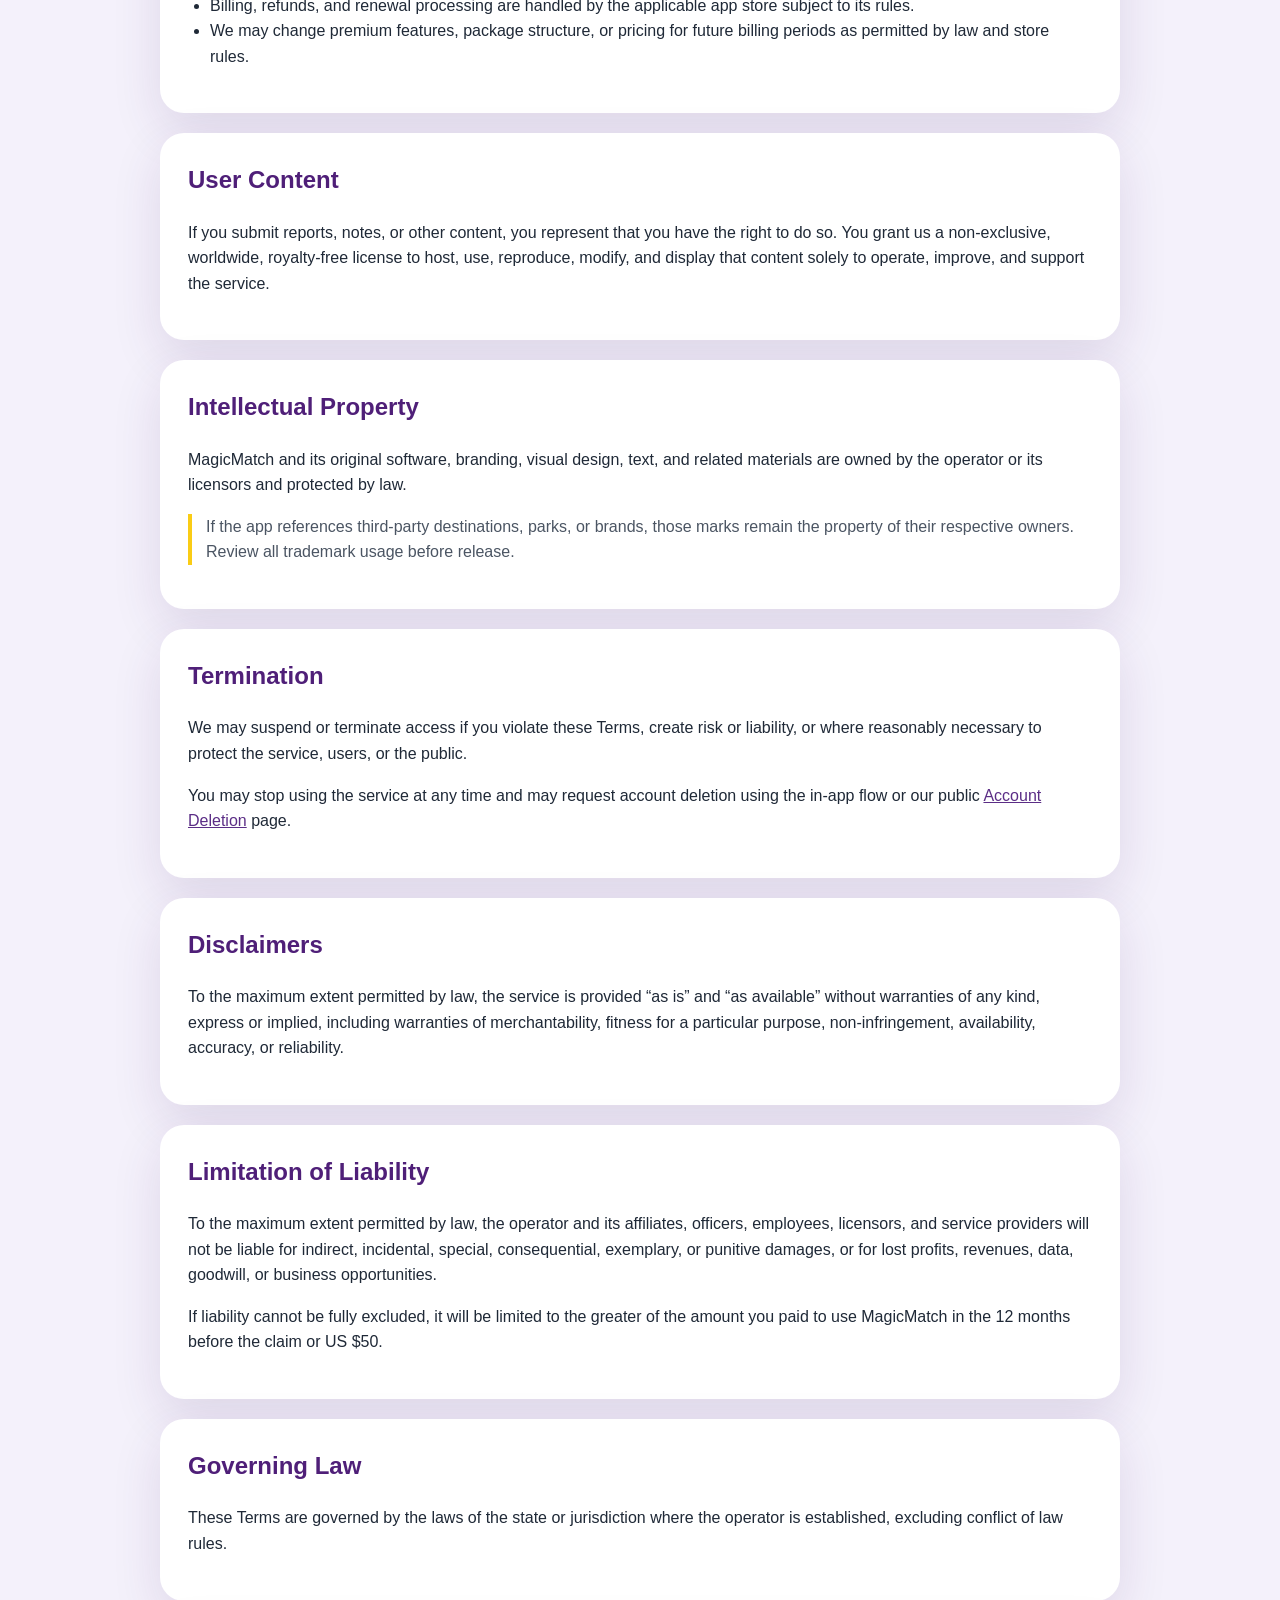
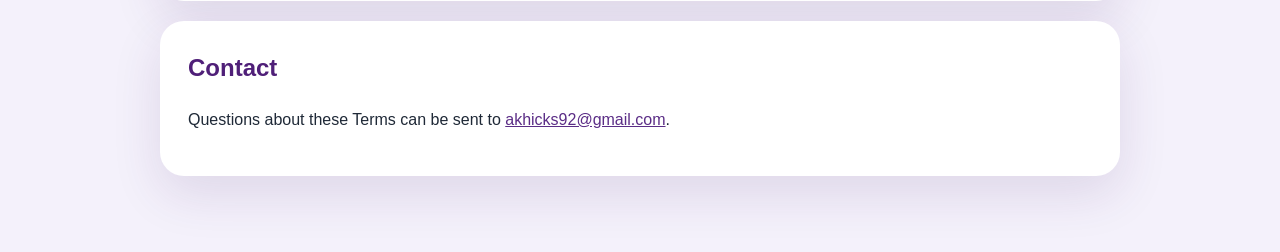
<file: terms-of-service.html>
<!doctype html>
<html lang="en">
  <head>
    <meta charset="utf-8" />
    <meta name="viewport" content="width=device-width, initial-scale=1" />
    <title>MagicMatch Terms of Service</title>
    <link rel="stylesheet" href="./site.css" />
  </head>
  <body>
    <div class="shell">
      <header class="hero">
        <span class="badge">Terms of Service</span>
        <h1>MagicMatch Terms of Service</h1>
        <p>
          These Terms of Service govern access to and use of the MagicMatch mobile application and related services.
        </p>
      </header>

      <main class="content">
        <section class="card">
          <h2>Acceptance of Terms</h2>
          <p>
            By downloading, accessing, or using MagicMatch, you agree to these Terms. If you do not agree, do not use
            the service.
          </p>
          <div class="meta">
            <div>
              <strong>Service</strong>
              MagicMatch
            </div>
            <div>
              <strong>Operator</strong>
              Anthony Hicks Ecosystem
            </div>
            <div>
              <strong>Effective Date</strong>
              April 21, 2026
            </div>
          </div>
        </section>

        <section class="card">
          <h2>Eligibility and Accounts</h2>
          <ul>
            <li>You must provide accurate information when creating or using an account.</li>
            <li>You are responsible for maintaining the confidentiality of your credentials.</li>
            <li>You are responsible for activity that occurs through your account unless caused by our misconduct.</li>
          </ul>
        </section>

        <section class="card">
          <h2>Permitted Use</h2>
          <p>You may use MagicMatch only for lawful personal use in connection with the app’s intended dating, friendship, safety, and meetup-planning features.</p>
          <p>You may not:</p>
          <ul>
            <li>Reverse engineer, interfere with, or disrupt the service.</li>
            <li>Use the service to violate laws, regulations, or third-party rights.</li>
            <li>Submit false, abusive, defamatory, or misleading content.</li>
            <li>Attempt to gain unauthorized access to accounts, systems, or data.</li>
          </ul>
        </section>

        <section class="card">
          <h2>Location and Safety Features</h2>
          <p>
            MagicMatch provides dating, safety, communication, and park-planning tools. Match suggestions, route
            suggestions, crowd estimates, weather guidance, verification status, or safety features may be incomplete,
            delayed, or inaccurate. You remain
            responsible for your decisions, surroundings, personal safety, and emergency actions.
          </p>
          <p>
            MagicMatch is not an emergency dispatch, law enforcement, medical, background-check, or safety guarantee
            service and does not guarantee immediate assistance or future user behavior.
          </p>
        </section>

        <section class="card">
          <h2>Subscriptions and Paid Features</h2>
          <ul>
            <li>Some features may require a paid subscription or in-app purchase.</li>
            <li>Prices, billing periods, and trial terms are shown in the app and/or app store before purchase.</li>
            <li>Subscriptions renew automatically unless cancelled through Apple or Google before the renewal date.</li>
            <li>One-time purchases, such as verification-related payments or single-date unlocks, do not auto-renew.</li>
            <li>Billing, refunds, and renewal processing are handled by the applicable app store subject to its rules.</li>
            <li>We may change premium features, package structure, or pricing for future billing periods as permitted by law and store rules.</li>
          </ul>
        </section>

        <section class="card">
          <h2>User Content</h2>
          <p>
            If you submit reports, notes, or other content, you represent that you have the right to do so. You grant
            us a non-exclusive, worldwide, royalty-free license to host, use, reproduce, modify, and display that
            content solely to operate, improve, and support the service.
          </p>
        </section>

        <section class="card">
          <h2>Intellectual Property</h2>
          <p>
            MagicMatch and its original software, branding, visual design, text, and related materials are owned by the
            operator or its licensors and protected by law.
          </p>
          <p class="note">
            If the app references third-party destinations, parks, or brands, those marks remain the property of
            their respective owners. Review all trademark usage before release.
          </p>
        </section>

        <section class="card">
          <h2>Termination</h2>
          <p>
            We may suspend or terminate access if you violate these Terms, create risk or liability, or where
            reasonably necessary to protect the service, users, or the public.
          </p>
          <p>
            You may stop using the service at any time and may request account deletion using the in-app flow or our
            public <a href="./account-deletion.html">Account Deletion</a> page.
          </p>
        </section>

        <section class="card">
          <h2>Disclaimers</h2>
          <p>
            To the maximum extent permitted by law, the service is provided “as is” and “as available” without
            warranties of any kind, express or implied, including warranties of merchantability, fitness for a
            particular purpose, non-infringement, availability, accuracy, or reliability.
          </p>
        </section>

        <section class="card">
          <h2>Limitation of Liability</h2>
          <p>
            To the maximum extent permitted by law, the operator and its affiliates, officers, employees, licensors,
            and service providers will not be liable for indirect, incidental, special, consequential, exemplary, or
            punitive damages, or for lost profits, revenues, data, goodwill, or business opportunities.
          </p>
          <p>
            If liability cannot be fully excluded, it will be limited to the greater of the amount you paid to use
            MagicMatch in the 12 months before the claim or US $50.
          </p>
        </section>

        <section class="card">
          <h2>Governing Law</h2>
          <p>
            These Terms are governed by the laws of the state or jurisdiction where the operator is established,
            excluding conflict of law rules.
          </p>
        </section>

        <section class="card">
          <h2>Contact</h2>
          <p>
            Questions about these Terms can be sent to
            <a href="mailto:akhicks92@gmail.com">akhicks92@gmail.com</a>.
          </p>
        </section>
      </main>
    </div>
  </body>
</html>
</file>
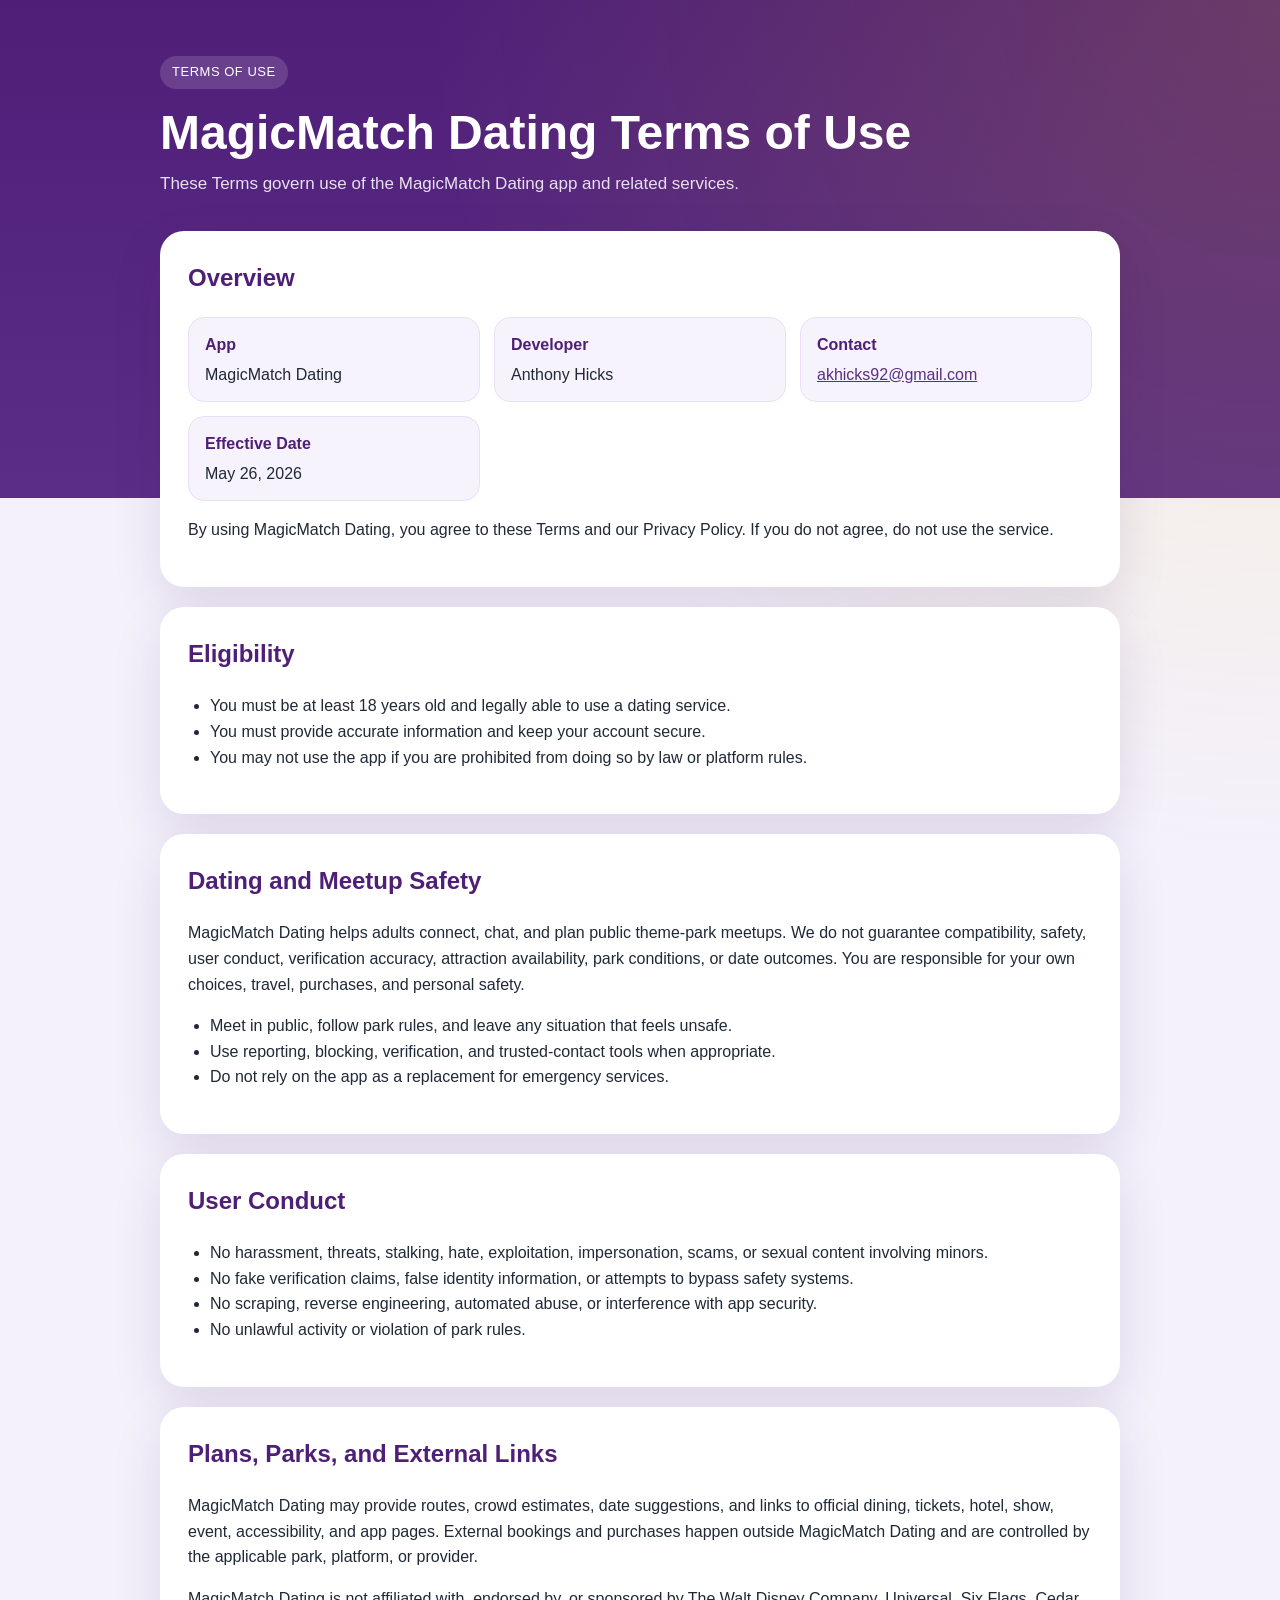
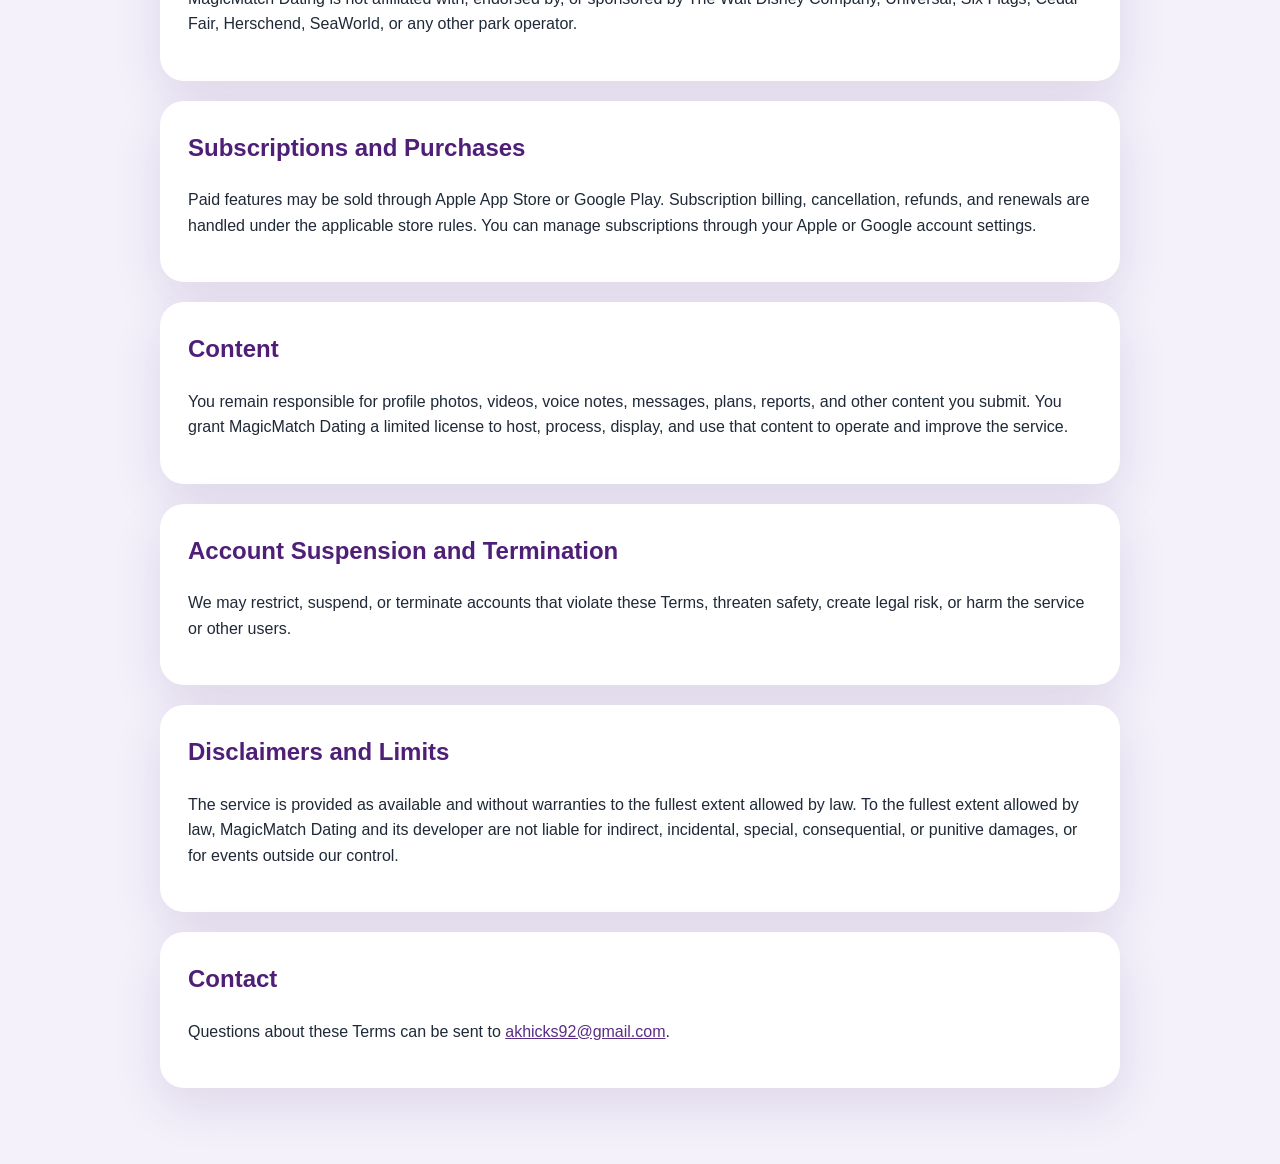
<file: terms.html>
<!doctype html>
<html lang="en">
  <head>
    <meta charset="utf-8" />
    <meta name="viewport" content="width=device-width, initial-scale=1" />
    <title>MagicMatch Dating Terms of Use</title>
    <link rel="stylesheet" href="./site.css" />
  </head>
  <body>
    <div class="shell">
      <header class="hero">
        <span class="badge">Terms of Use</span>
        <h1>MagicMatch Dating Terms of Use</h1>
        <p>These Terms govern use of the MagicMatch Dating app and related services.</p>
      </header>

      <main class="content">
        <section class="card">
          <h2>Overview</h2>
          <div class="meta">
            <div><strong>App</strong>MagicMatch Dating</div>
            <div><strong>Developer</strong>Anthony Hicks</div>
            <div><strong>Contact</strong><a href="mailto:akhicks92@gmail.com">akhicks92@gmail.com</a></div>
            <div><strong>Effective Date</strong>May 26, 2026</div>
          </div>
          <p>
            By using MagicMatch Dating, you agree to these Terms and our Privacy Policy. If you do not agree, do not
            use the service.
          </p>
        </section>

        <section class="card">
          <h2>Eligibility</h2>
          <ul>
            <li>You must be at least 18 years old and legally able to use a dating service.</li>
            <li>You must provide accurate information and keep your account secure.</li>
            <li>You may not use the app if you are prohibited from doing so by law or platform rules.</li>
          </ul>
        </section>

        <section class="card">
          <h2>Dating and Meetup Safety</h2>
          <p>
            MagicMatch Dating helps adults connect, chat, and plan public theme-park meetups. We do not guarantee
            compatibility, safety, user conduct, verification accuracy, attraction availability, park conditions, or
            date outcomes. You are responsible for your own choices, travel, purchases, and personal safety.
          </p>
          <ul>
            <li>Meet in public, follow park rules, and leave any situation that feels unsafe.</li>
            <li>Use reporting, blocking, verification, and trusted-contact tools when appropriate.</li>
            <li>Do not rely on the app as a replacement for emergency services.</li>
          </ul>
        </section>

        <section class="card">
          <h2>User Conduct</h2>
          <ul>
            <li>No harassment, threats, stalking, hate, exploitation, impersonation, scams, or sexual content involving minors.</li>
            <li>No fake verification claims, false identity information, or attempts to bypass safety systems.</li>
            <li>No scraping, reverse engineering, automated abuse, or interference with app security.</li>
            <li>No unlawful activity or violation of park rules.</li>
          </ul>
        </section>

        <section class="card">
          <h2>Plans, Parks, and External Links</h2>
          <p>
            MagicMatch Dating may provide routes, crowd estimates, date suggestions, and links to official dining,
            tickets, hotel, show, event, accessibility, and app pages. External bookings and purchases happen outside
            MagicMatch Dating and are controlled by the applicable park, platform, or provider.
          </p>
          <p>
            MagicMatch Dating is not affiliated with, endorsed by, or sponsored by The Walt Disney Company,
            Universal, Six Flags, Cedar Fair, Herschend, SeaWorld, or any other park operator.
          </p>
        </section>

        <section class="card">
          <h2>Subscriptions and Purchases</h2>
          <p>
            Paid features may be sold through Apple App Store or Google Play. Subscription billing, cancellation,
            refunds, and renewals are handled under the applicable store rules. You can manage subscriptions through
            your Apple or Google account settings.
          </p>
        </section>

        <section class="card">
          <h2>Content</h2>
          <p>
            You remain responsible for profile photos, videos, voice notes, messages, plans, reports, and other
            content you submit. You grant MagicMatch Dating a limited license to host, process, display, and use that
            content to operate and improve the service.
          </p>
        </section>

        <section class="card">
          <h2>Account Suspension and Termination</h2>
          <p>
            We may restrict, suspend, or terminate accounts that violate these Terms, threaten safety, create legal
            risk, or harm the service or other users.
          </p>
        </section>

        <section class="card">
          <h2>Disclaimers and Limits</h2>
          <p>
            The service is provided as available and without warranties to the fullest extent allowed by law. To the
            fullest extent allowed by law, MagicMatch Dating and its developer are not liable for indirect,
            incidental, special, consequential, or punitive damages, or for events outside our control.
          </p>
        </section>

        <section class="card">
          <h2>Contact</h2>
          <p>Questions about these Terms can be sent to <a href="mailto:akhicks92@gmail.com">akhicks92@gmail.com</a>.</p>
        </section>
      </main>
    </div>
  </body>
</html>
</file>
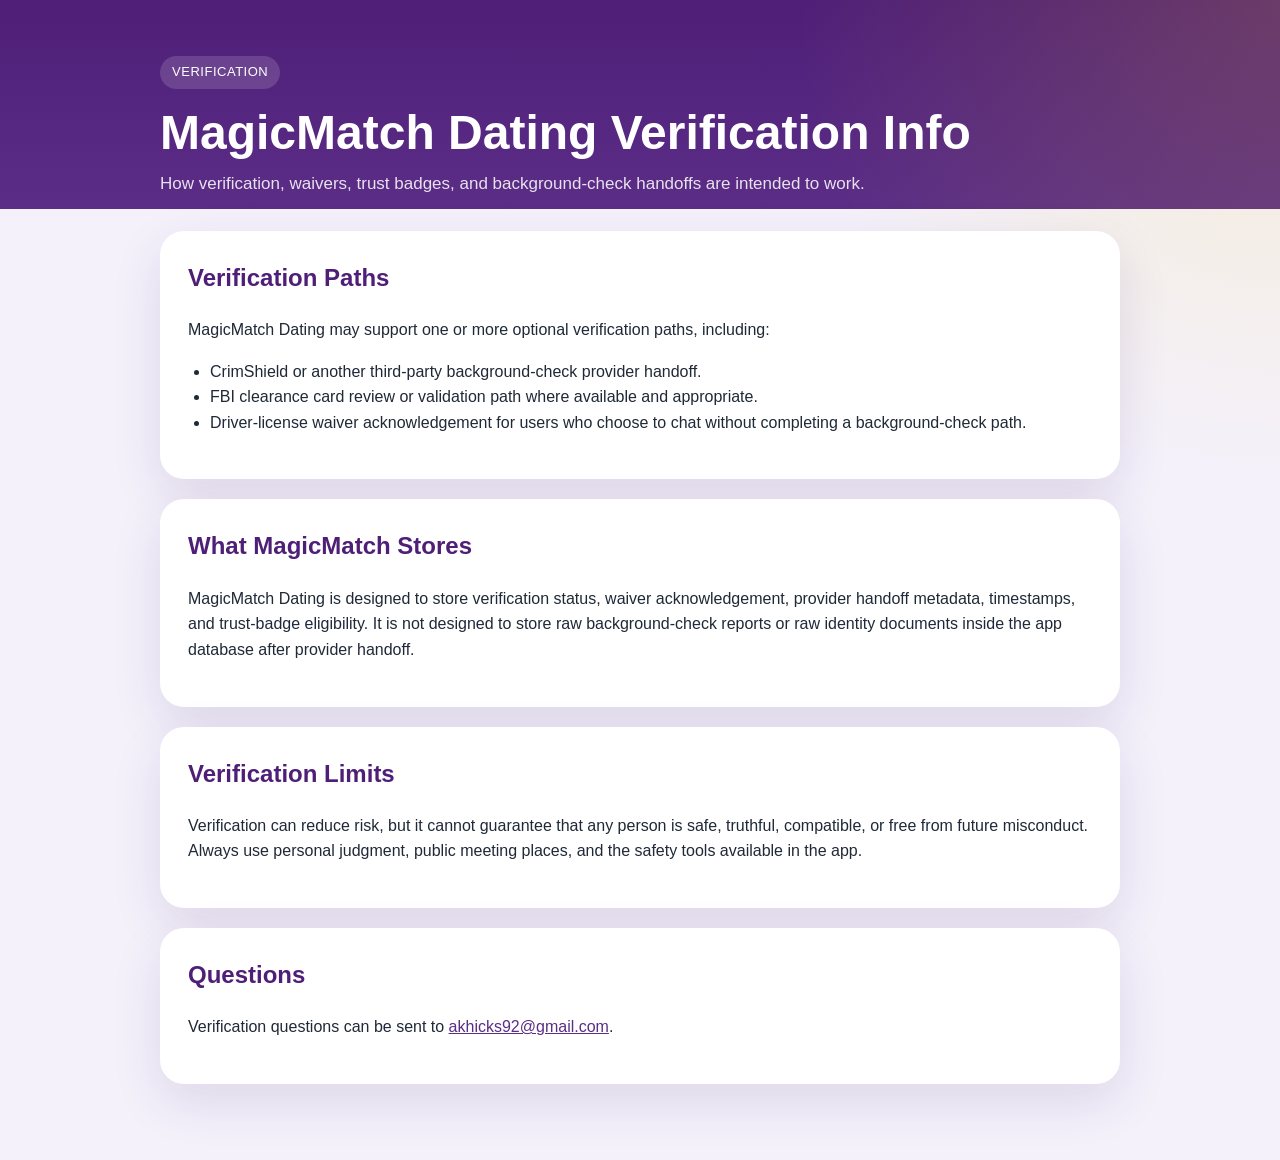
<file: verification.html>
<!doctype html>
<html lang="en">
  <head>
    <meta charset="utf-8" />
    <meta name="viewport" content="width=device-width, initial-scale=1" />
    <title>MagicMatch Dating Verification</title>
    <link rel="stylesheet" href="./site.css" />
  </head>
  <body>
    <div class="shell">
      <header class="hero">
        <span class="badge">Verification</span>
        <h1>MagicMatch Dating Verification Info</h1>
        <p>How verification, waivers, trust badges, and background-check handoffs are intended to work.</p>
      </header>

      <main class="content">
        <section class="card">
          <h2>Verification Paths</h2>
          <p>MagicMatch Dating may support one or more optional verification paths, including:</p>
          <ul>
            <li>CrimShield or another third-party background-check provider handoff.</li>
            <li>FBI clearance card review or validation path where available and appropriate.</li>
            <li>Driver-license waiver acknowledgement for users who choose to chat without completing a background-check path.</li>
          </ul>
        </section>

        <section class="card">
          <h2>What MagicMatch Stores</h2>
          <p>
            MagicMatch Dating is designed to store verification status, waiver acknowledgement, provider handoff
            metadata, timestamps, and trust-badge eligibility. It is not designed to store raw background-check
            reports or raw identity documents inside the app database after provider handoff.
          </p>
        </section>

        <section class="card">
          <h2>Verification Limits</h2>
          <p class="notice">
            Verification can reduce risk, but it cannot guarantee that any person is safe, truthful, compatible, or
            free from future misconduct. Always use personal judgment, public meeting places, and the safety tools
            available in the app.
          </p>
        </section>

        <section class="card">
          <h2>Questions</h2>
          <p>
            Verification questions can be sent to
            <a href="mailto:akhicks92@gmail.com">akhicks92@gmail.com</a>.
          </p>
        </section>
      </main>
    </div>
  </body>
</html>
</file>
<file: site.css>
body {
  margin: 0;
  font-family: "Segoe UI", Arial, sans-serif;
  background: #f4f1fb;
  color: #1f2937;
  line-height: 1.6;
}

.shell {
  min-height: 100vh;
  background:
    radial-gradient(circle at top right, rgba(250, 204, 21, 0.16), transparent 28%),
    linear-gradient(180deg, #4f1f78 0%, #5b2d86 18%, #f4f1fb 18%, #f4f1fb 100%);
}

.hero {
  max-width: 960px;
  margin: 0 auto;
  padding: 56px 24px 34px;
  color: white;
}

.badge {
  display: inline-block;
  padding: 6px 12px;
  border-radius: 999px;
  background: rgba(255, 255, 255, 0.14);
  font-size: 13px;
  letter-spacing: 0.04em;
  text-transform: uppercase;
}

.hero h1 {
  margin: 18px 0 10px;
  font-size: clamp(32px, 4vw, 48px);
  line-height: 1.1;
}

.hero p {
  max-width: 720px;
  margin: 0;
  color: rgba(255, 255, 255, 0.86);
  font-size: 17px;
}

.content {
  max-width: 960px;
  margin: 0 auto;
  padding: 0 24px 56px;
}

.card {
  background: white;
  border-radius: 24px;
  padding: 28px;
  box-shadow: 0 18px 50px rgba(64, 26, 98, 0.12);
  margin-bottom: 20px;
}

.card h2 {
  margin-top: 0;
  color: #4f1f78;
  font-size: 24px;
}

.card h3 {
  color: #4f1f78;
  margin-bottom: 8px;
}

.meta {
  display: grid;
  grid-template-columns: repeat(auto-fit, minmax(220px, 1fr));
  gap: 14px;
  margin-top: 18px;
}

.meta div {
  background: #f7f3fc;
  border: 1px solid #eadff7;
  border-radius: 16px;
  padding: 14px 16px;
}

.meta strong {
  display: block;
  color: #4f1f78;
  margin-bottom: 4px;
}

ul,
ol {
  padding-left: 22px;
}

a {
  color: #5b2d86;
}

.note {
  border-left: 4px solid #facc15;
  padding-left: 14px;
  color: #4b5563;
}

.footer {
  max-width: 960px;
  margin: 0 auto;
  padding: 0 24px 56px;
  color: #6b7280;
  font-size: 14px;
}

code {
  font-family: Consolas, monospace;
  background: #f3f4f6;
  padding: 1px 5px;
  border-radius: 6px;
}

@media (max-width: 640px) {
  .card {
    padding: 22px;
    border-radius: 20px;
  }
}
</file>
